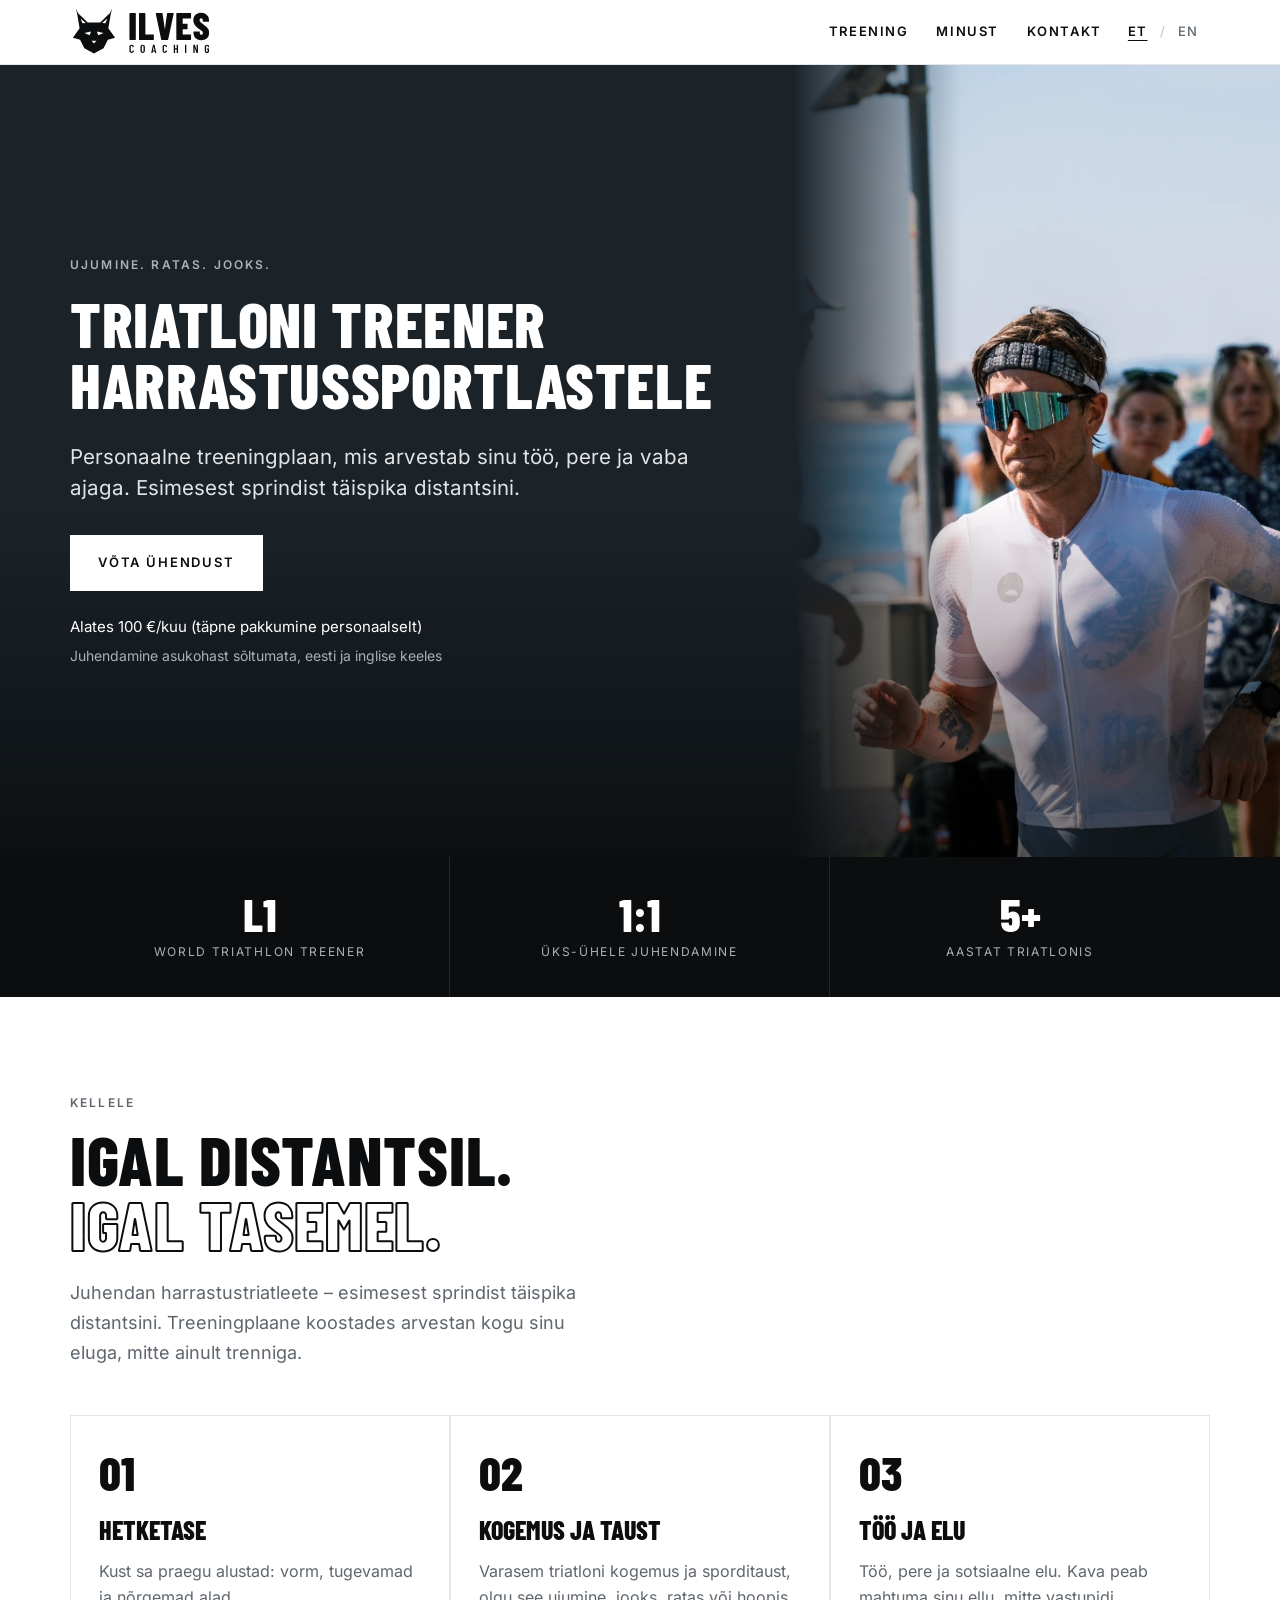
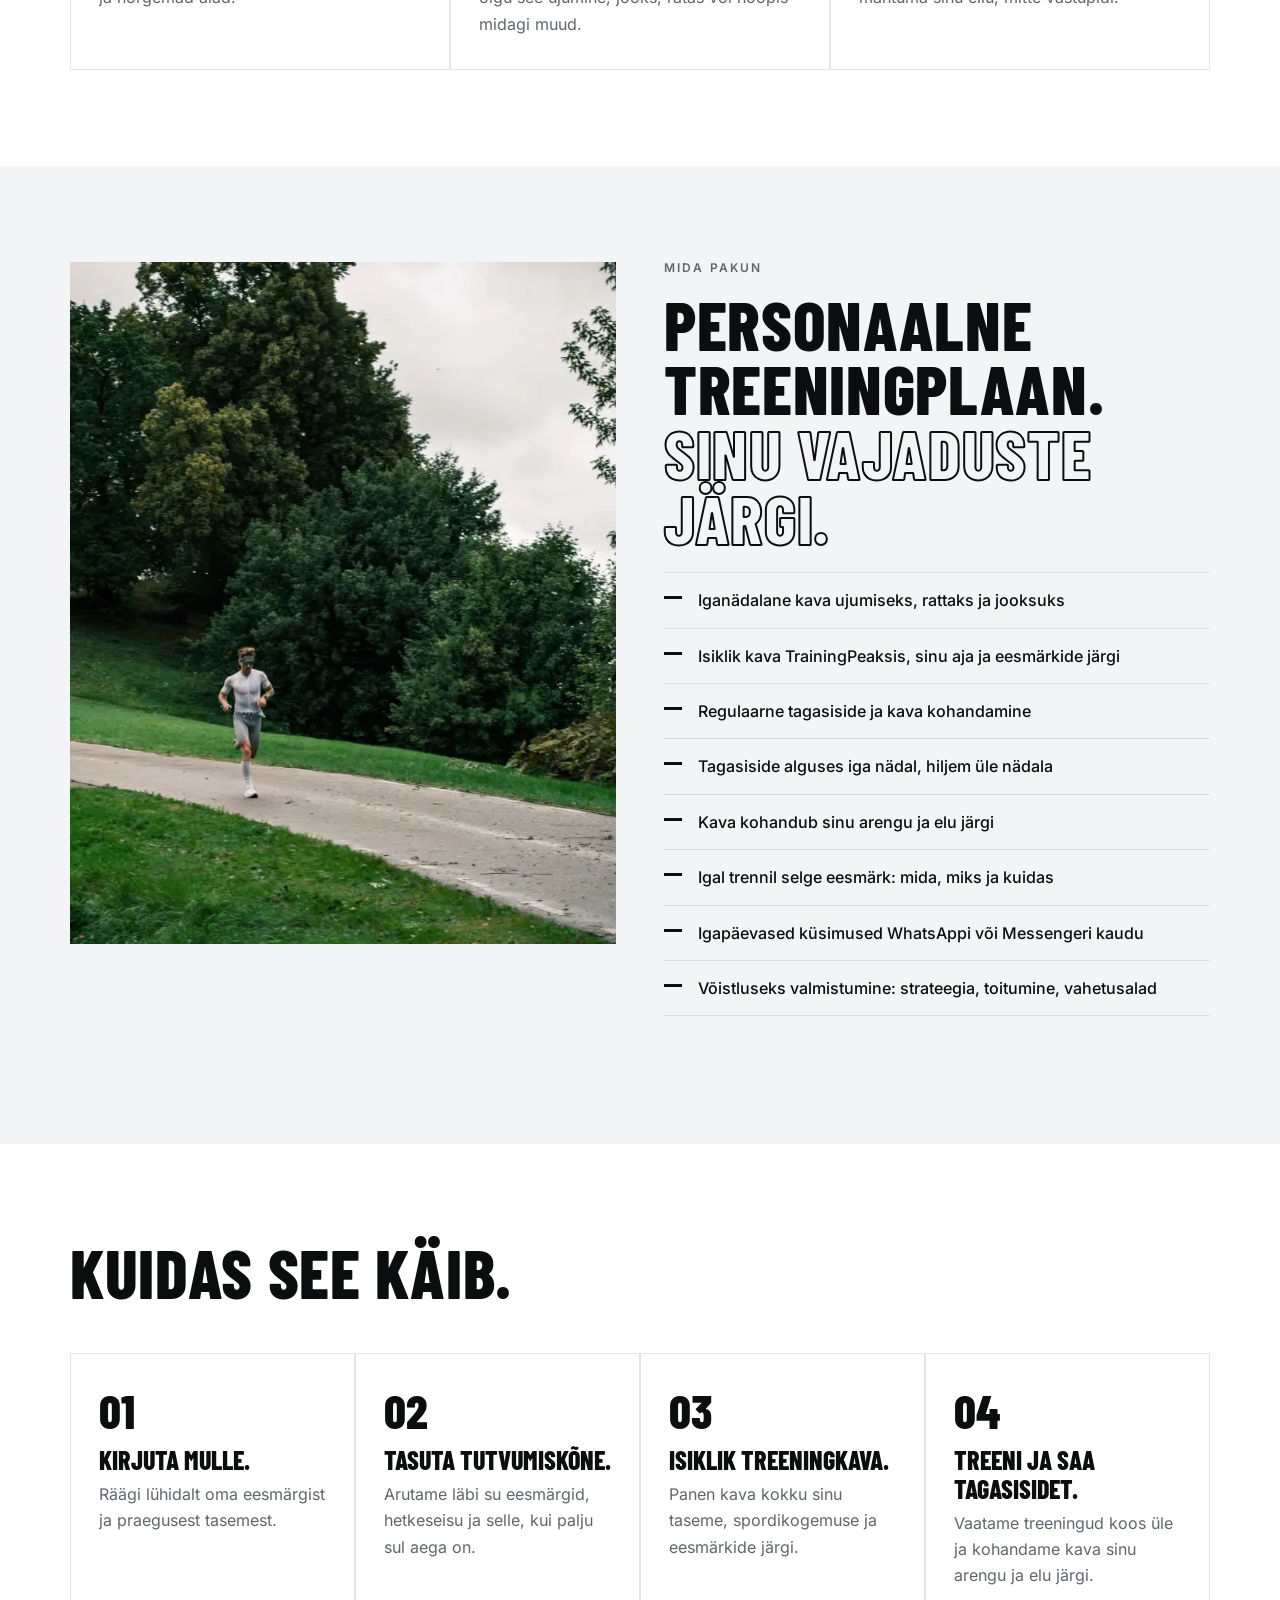
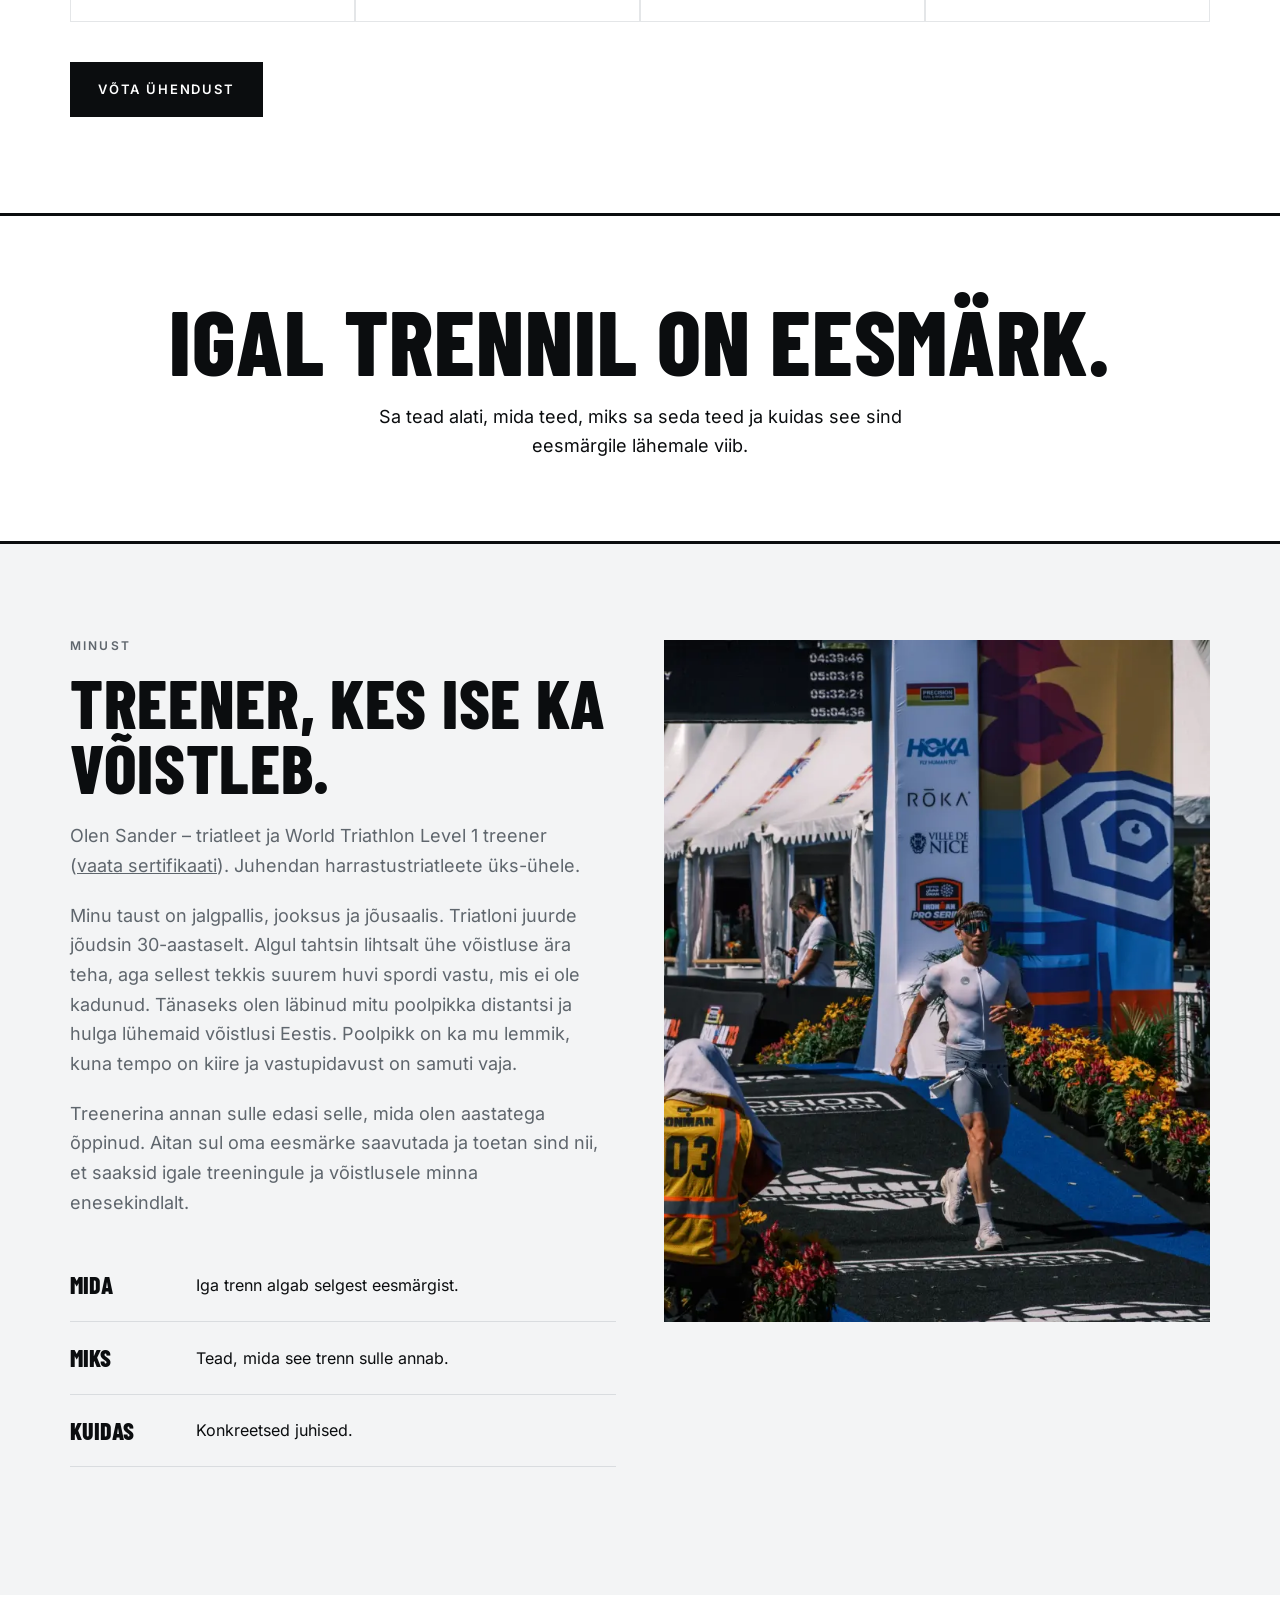
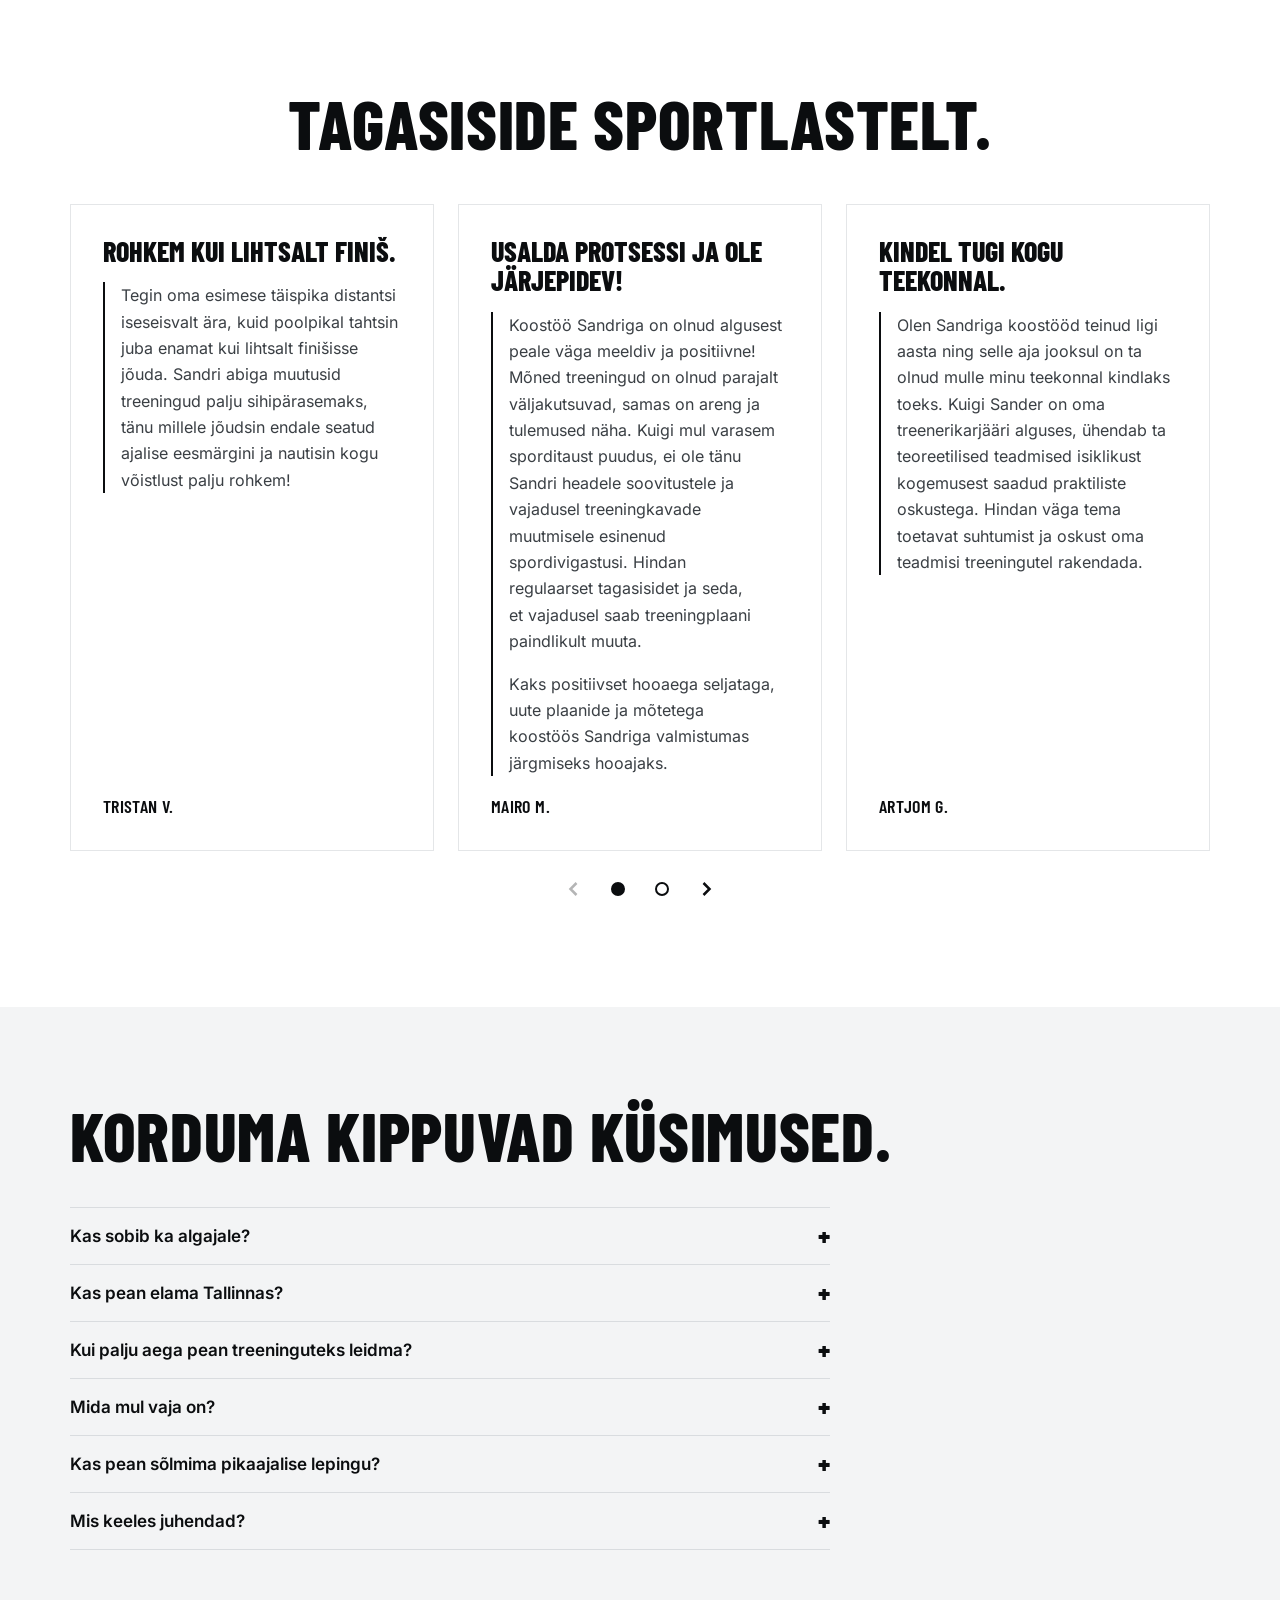
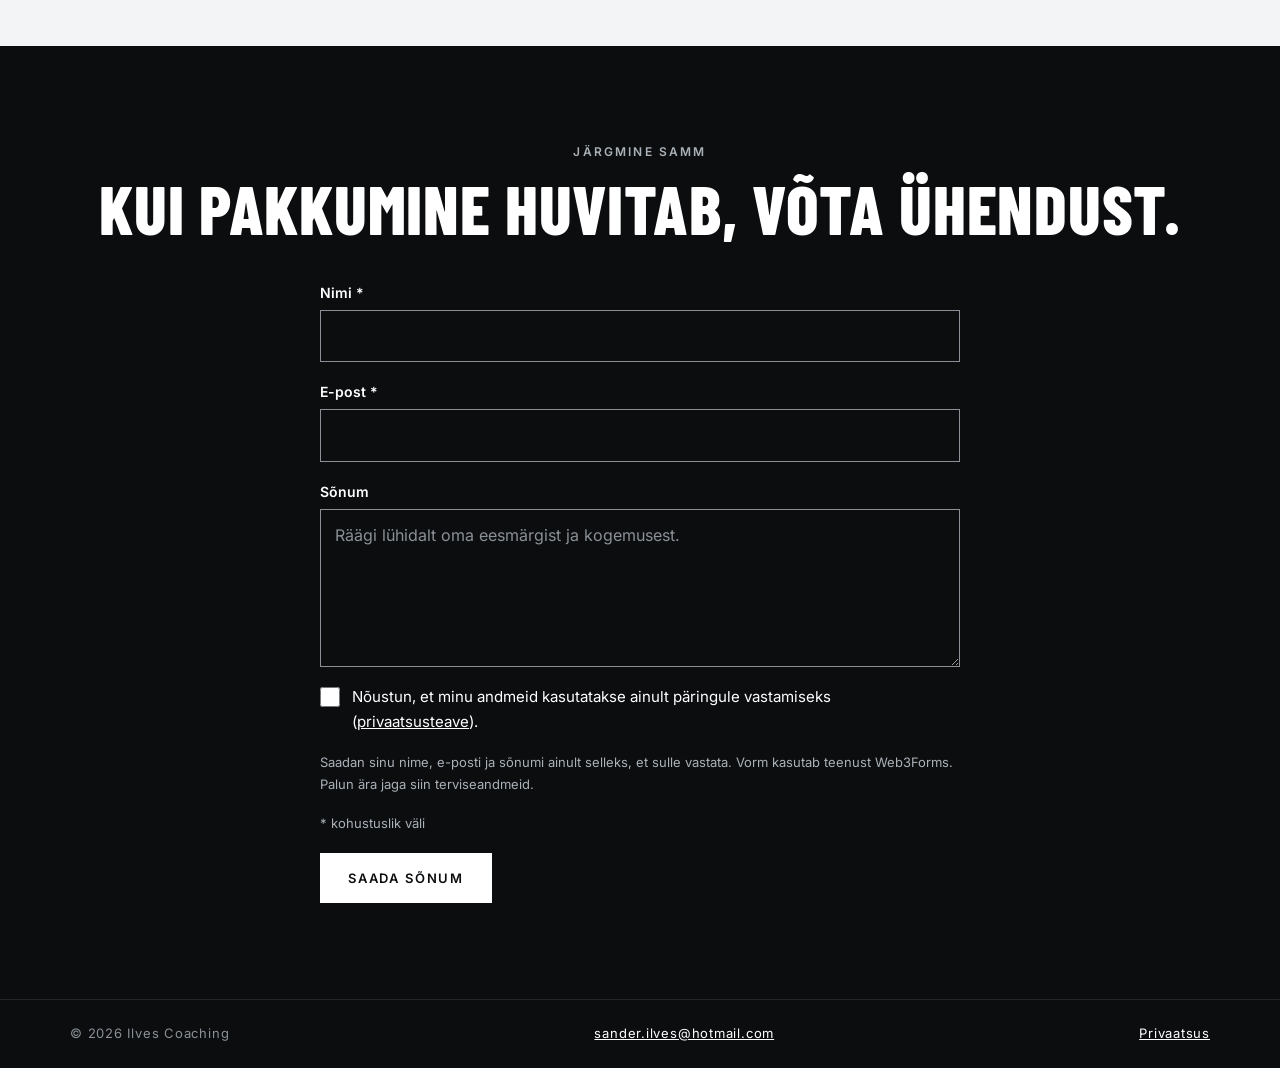
<file: index.html>
<!doctype html>
<html lang="et">
<head>
<meta charset="utf-8">
<meta name="viewport" content="width=device-width, initial-scale=1">
<title>Triatloni treener harrastussportlastele | Ilves Coaching</title>
<meta name="description" content="Isiklik triatloni treening harrastussportlastele asukohast sõltumata. World Triathlon Level 1 treener. Plaan, mis sobib sinu eluga.">
<link rel="canonical" href="https://ilvescoaching.ee/">
<link rel="alternate" hreflang="et" href="https://ilvescoaching.ee/">
<link rel="alternate" hreflang="en" href="https://ilvescoaching.ee/en/">
<link rel="alternate" hreflang="x-default" href="https://ilvescoaching.ee/">

<meta property="og:type" content="website">
<meta property="og:site_name" content="Ilves Coaching">
<meta property="og:locale" content="et_EE">
<meta property="og:locale:alternate" content="en_GB">
<meta property="og:url" content="https://ilvescoaching.ee/">
<meta property="og:title" content="Triatloni treener harrastussportlastele | Ilves Coaching">
<meta property="og:description" content="Isiklik triatloni treening harrastussportlastele asukohast sõltumata. World Triathlon Level 1 treener. Plaan, mis sobib sinu eluga.">
<meta property="og:image" content="https://ilvescoaching.ee/assets/img/social/og-image-et.png?v=3">
<meta property="og:image:width" content="1200">
<meta property="og:image:height" content="630">
<meta property="og:image:alt" content="Ilves Coaching – individuaalne triatloni treening">
<meta name="twitter:card" content="summary_large_image">
<meta name="twitter:title" content="Triatloni treener harrastussportlastele | Ilves Coaching">
<meta name="twitter:description" content="Isiklik triatloni treening harrastussportlastele asukohast sõltumata. World Triathlon Level 1 treener. Plaan, mis sobib sinu eluga.">
<meta name="twitter:image" content="https://ilvescoaching.ee/assets/img/social/og-image-et.png?v=3">
<meta name="twitter:image:alt" content="Ilves Coaching – individuaalne triatloni treening">

<meta name="theme-color" content="#0b0d0f">
<link rel="icon" href="assets/img/favicon/favicon.ico" sizes="any">
<link rel="icon" href="assets/img/favicon/favicon.svg" type="image/svg+xml">
<link rel="apple-touch-icon" href="assets/img/favicon/apple-touch-icon.png">
<link rel="preload" href="assets/fonts/barlow-condensed-latin-800-normal.woff2" as="font" type="font/woff2" crossorigin>
<link rel="preload" href="assets/fonts/inter-latin-400-normal.woff2" as="font" type="font/woff2" crossorigin>
<link rel="preload" href="assets/fonts/inter-latin-600-normal.woff2" as="font" type="font/woff2" crossorigin>
<link rel="stylesheet" href="assets/css/style.css?v=21">
<script src="assets/js/main.js?v=21" defer></script>
<script type="application/ld+json">
{
  "@context": "https://schema.org",
  "@graph": [
    {
      "@type": "Organization",
      "@id": "https://ilvescoaching.ee/#business",
      "name": "Ilves Coaching",
      "url": "https://ilvescoaching.ee/",
      "logo": "https://ilvescoaching.ee/assets/img/favicon/apple-touch-icon.png",
      "image": "https://ilvescoaching.ee/assets/img/social/og-image-et.png",
      "description": "Isiklik triatloni treening harrastussportlastele.",
      "areaServed": {
        "@type": "Country",
        "name": "Estonia"
      },
      "knowsLanguage": [
        "et",
        "en"
      ],
      "founder": {
        "@id": "https://ilvescoaching.ee/#person"
      },
      "makesOffer": {
        "@id": "https://ilvescoaching.ee/#service"
      }
    },
    {
      "@type": "Person",
      "@id": "https://ilvescoaching.ee/#person",
      "name": "Sander Ilves",
      "jobTitle": "Triathlon Coach",
      "knowsLanguage": [
        "et",
        "en"
      ],
      "hasCredential": {
        "@type": "EducationalOccupationalCredential",
        "name": "World Triathlon Level 1 Coach",
        "credentialCategory": "certification",
        "url": "https://education.triathlon.org/admin/tool/certificate/index.php?code=8047798207SI",
        "validFor": "P4Y",
        "recognizedBy": {
          "@type": "Organization",
          "name": "World Triathlon",
          "url": "https://triathlon.org"
        }
      },
      "worksFor": {
        "@id": "https://ilvescoaching.ee/#business"
      }
    },
    {
      "@type": "Offer",
      "@id": "https://ilvescoaching.ee/#service",
      "priceSpecification": {
        "@type": "UnitPriceSpecification",
        "minPrice": "100",
        "priceCurrency": "EUR",
        "unitText": "MONTH"
      },
      "itemOffered": {
        "@type": "Service",
        "name": "Triathlon coaching",
        "serviceType": "Triathlon coaching",
        "provider": {
          "@id": "https://ilvescoaching.ee/#business"
        },
        "areaServed": {
          "@type": "Country",
          "name": "Estonia"
        }
      }
    },
    {
      "@type": "WebSite",
      "@id": "https://ilvescoaching.ee/#website",
      "url": "https://ilvescoaching.ee/",
      "name": "Ilves Coaching",
      "inLanguage": [
        "et",
        "en"
      ],
      "publisher": {
        "@id": "https://ilvescoaching.ee/#business"
      }
    },
    {
      "@type": "WebPage",
      "@id": "https://ilvescoaching.ee/#webpage",
      "url": "https://ilvescoaching.ee/",
      "inLanguage": "et",
      "isPartOf": {
        "@id": "https://ilvescoaching.ee/#website"
      },
      "about": {
        "@id": "https://ilvescoaching.ee/#business"
      }
    }
  ]
}
</script>
</head>
<body id="top">
<a class="skip" href="#sisu">Liigu sisu juurde</a>

<header class="site-header">
  <div class="wrap nav">
    <a class="logo" href="#top"><img src="assets/img/logo/ilves-logo-black.svg" alt="Ilves Coaching avaleht" width="174" height="60"></a>
    <div class="right">
      <button class="menu-toggle" type="button" aria-expanded="false" aria-controls="menu" aria-label="Menüü" hidden><span class="bars" aria-hidden="true"></span></button>
      <nav class="links" id="menu" aria-label="Peamenüü">
        <a href="#treening">Treening</a><a href="#minust">Minust</a><a href="#kontakt">Kontakt</a>
      </nav>
      <div class="lang">
        <a href="/" hreflang="et" lang="et" aria-label="Eesti keeles" aria-current="true">ET</a><span class="sep" aria-hidden="true">/</span><a href="/en/" hreflang="en" lang="en" aria-label="In English">EN</a>
      </div>
    </div>
  </div>
</header>

<main id="sisu">
  <section class="hero" aria-labelledby="hero-title">
    <picture>
      <source media="(max-width:899px)" srcset="assets/img/jooks-1-800.webp 800w" sizes="100vw" width="800" height="1200">
      <img class="hero-img" src="assets/img/jooks-1-1600.webp" srcset="assets/img/jooks-1-800.webp 800w, assets/img/jooks-1-1600.webp 1600w" sizes="38vw" width="1600" height="2400" alt="Triatleet jooksmas triatlonivõistlusel" fetchpriority="high">
    </picture>
    <div class="wrap">
      <p class="eyebrow">Ujumine. Ratas. Jooks.</p>
      <h1 class="display" id="hero-title">Triatloni treener harrastussportlastele</h1>
      <p class="hero-sub">Personaalne treeningplaan, mis arvestab sinu töö, pere ja vaba ajaga. Esimesest sprindist täispika distantsini.</p>
      <!-- CHECK TERM: "täispikk distants" -->
      <a class="btn" href="#kontakt">Võta ühendust</a>
      <p class="hero-price">Alates 100 €/kuu (täpne&nbsp;pakkumine&nbsp;personaalselt)</p>
      <p class="hero-lang">Juhendamine asukohast&nbsp;sõltumata, eesti&nbsp;ja&nbsp;inglise&nbsp;keeles</p>
    </div>
  </section>

  <div class="stats">
    <div class="wrap">
      <a class="stat" href="/sertifikaat/"><b>L1</b><span>World Triathlon treener</span></a>
      <div class="stat"><b>1:1</b><span>Üks-ühele juhendamine</span></div>
      <div class="stat"><b>5+</b><span>Aastat triatlonis</span></div>
    </div>
  </div>

  <section id="treening" aria-labelledby="kellele-title">
    <div class="wrap">
      <p class="kicker">Kellele</p>
      <h2 class="display" id="kellele-title">Igal distantsil.<br><em>Igal tasemel.</em></h2>
      <p class="lead">Juhendan harrastustriatleete – esimesest sprindist täispika distantsini. Treeningplaane koostades arvestan kogu sinu eluga, mitte ainult trenniga.</p>
      <div class="who">
        <div><span class="n" aria-hidden="true">01</span><h3>Hetketase</h3><p>Kust sa praegu alustad: vorm, tugevamad ja nõrgemad alad.</p></div>
        <div><span class="n" aria-hidden="true">02</span><h3>Kogemus ja taust</h3><p>Varasem triatloni kogemus ja sporditaust, olgu see ujumine, jooks, ratas või hoopis midagi muud.</p></div>
        <div><span class="n" aria-hidden="true">03</span><h3>Töö ja elu</h3><p>Töö, pere ja sotsiaalne elu. Kava peab mahtuma sinu ellu, mitte vastupidi.</p></div>
      </div>
    </div>
  </section>

  <section class="alt" aria-labelledby="sees-title">
    <div class="wrap split">
      <div class="media"><img src="assets/img/jooks-2-1200.webp" srcset="assets/img/jooks-2-700.webp 700w, assets/img/jooks-2-1200.webp 1200w" sizes="(min-width:1180px) 566px, (min-width:900px) 48vw, calc(100vw - 40px)" width="1200" height="1500" alt="Triatleet jooksmas pargis" loading="lazy" decoding="async"></div>
      <div>
        <p class="kicker">Mida pakun</p>
        <h2 class="display" id="sees-title">Personaalne treeningplaan.<br><em>Sinu vajaduste järgi.</em></h2>
        <ul class="list">
          <li>Iganädalane kava ujumiseks, rattaks ja jooksuks</li>
          <li>Isiklik kava TrainingPeaksis, sinu aja ja eesmärkide järgi</li>
          <li>Regulaarne tagasiside ja kava kohandamine</li>
          <li>Tagasiside alguses iga nädal, hiljem üle nädala</li>
          <li>Kava kohandub sinu arengu ja elu järgi</li>
          <li>Igal trennil selge eesmärk: mida, miks ja kuidas</li>
          <li>Igapäevased küsimused WhatsAppi või Messengeri kaudu</li>
          <li>Võistluseks valmistumine: strateegia, toitumine, vahetusalad</li>
        </ul>
      </div>
    </div>
  </section>

  <section aria-labelledby="kuidas-title">
    <div class="wrap">
      <h2 class="display" id="kuidas-title">Kuidas see käib.</h2>
      <ol class="steps">
        <li><span class="n" aria-hidden="true">01</span><h3>Kirjuta mulle.</h3><p>Räägi lühidalt oma eesmärgist ja praegusest tasemest.</p></li>
        <li><span class="n" aria-hidden="true">02</span><h3>Tasuta tutvumiskõne.</h3><p>Arutame läbi su eesmärgid, hetkeseisu ja selle, kui palju sul aega on.</p></li>
        <li><span class="n" aria-hidden="true">03</span><h3>Isiklik treeningkava.</h3><p>Panen kava kokku sinu taseme, spordikogemuse ja eesmärkide järgi.</p></li>
        <li><span class="n" aria-hidden="true">04</span><h3>Treeni ja saa tagasisidet.</h3><p>Vaatame treeningud koos üle ja kohandame kava sinu arengu ja elu järgi.</p></li>
      </ol>
      <a class="btn" href="#kontakt">Võta ühendust</a>
    </div>
  </section>

  <div class="statement">
    <div class="wrap">
      <p class="display">Igal trennil on eesmärk.</p>
      <p>Sa tead alati, mida teed, miks sa seda teed ja kuidas see sind eesmärgile lähemale viib.</p>
    </div>
  </div>

  <section id="minust" class="alt" aria-labelledby="minust-title">
    <div class="wrap split rev">
      <div class="media"><img src="assets/img/finish-1200.webp" srcset="assets/img/finish-700.webp 700w, assets/img/finish-1200.webp 1200w" sizes="(min-width:1180px) 566px, (min-width:900px) 48vw, calc(100vw - 40px)" width="1200" height="1500" alt="Triatleet võistluse lõpusirgel" loading="lazy" decoding="async"></div>
      <div>
        <p class="kicker">Minust</p>
        <h2 class="display" id="minust-title">Treener, kes ise ka võistleb.</h2>
        <p class="lead tight">Olen Sander – triatleet ja World Triathlon Level 1 treener (<a href="/sertifikaat/">vaata sertifikaati</a>). Juhendan harrastustriatleete üks-ühele.</p>
        <p class="lead tight">Minu taust on jalgpallis, jooksus ja jõusaalis. Triatloni juurde jõudsin 30-aastaselt. Algul tahtsin lihtsalt ühe võistluse ära teha, aga sellest tekkis suurem huvi spordi vastu, mis ei ole kadunud. Tänaseks olen läbinud mitu poolpikka distantsi ja hulga lühemaid võistlusi Eestis. Poolpikk on ka mu lemmik, kuna tempo on kiire ja vastupidavust on samuti vaja.</p>
        <p class="lead tight">Treenerina annan sulle edasi selle, mida olen aastatega õppinud. Aitan sul oma eesmärke saavutada ja toetan sind nii, et saaksid igale treeningule ja võistlusele minna enesekindlalt.</p>
        <dl class="wwh">
          <div><dt>Mida</dt><dd>Iga trenn algab selgest eesmärgist.</dd></div>
          <div><dt>Miks</dt><dd>Tead, mida see trenn sulle annab.</dd></div>
          <div><dt>Kuidas</dt><dd>Konkreetsed juhised.</dd></div>
        </dl>
      </div>
    </div>
  </section>

  <section class="testimonials" aria-labelledby="tagasiside-title">
    <div class="wrap">
      <h2 class="display" id="tagasiside-title">Tagasiside sportlastelt.</h2>
      <div class="t-cards">
        <figure class="t-card">
          <p class="t-card__headline">Rohkem kui lihtsalt finiš.</p>
          <blockquote class="t-card__text">
            <p>Tegin oma esimese täispika distantsi iseseisvalt ära, kuid poolpikal tahtsin juba enamat kui lihtsalt finišisse jõuda. Sandri abiga muutusid treeningud palju sihipärasemaks, tänu millele jõudsin endale seatud ajalise eesmärgini ja nautisin kogu võistlust palju rohkem!</p>
          </blockquote>
          <figcaption class="t-card__name">Tristan V.</figcaption>
        </figure>
        <figure class="t-card">
          <p class="t-card__headline">Usalda protsessi ja ole järjepidev!</p>
          <blockquote class="t-card__text">
            <p>Koostöö Sandriga on olnud algusest peale väga meeldiv ja positiivne! Mõned treeningud on olnud parajalt väljakutsuvad, samas on areng ja tulemused näha. Kuigi mul varasem sporditaust puudus, ei ole tänu Sandri headele soovitustele ja vajadusel treeningkavade muutmisele esinenud spordivigastusi. Hindan regulaarset tagasisidet ja seda, et vajadusel saab treeningplaani paindlikult muuta.</p>
            <p>Kaks positiivset hooaega seljataga, uute plaanide ja mõtetega koostöös Sandriga valmistumas järgmiseks hooajaks.</p>
          </blockquote>
          <figcaption class="t-card__name">Mairo M.</figcaption>
        </figure>
        <figure class="t-card">
          <p class="t-card__headline">Kindel tugi kogu teekonnal.</p>
          <blockquote class="t-card__text">
            <p>Olen Sandriga koostööd teinud ligi aasta ning selle aja jooksul on ta olnud mulle minu teekonnal kindlaks toeks. Kuigi Sander on oma treenerikarjääri alguses, ühendab ta teoreetilised teadmised isiklikust kogemusest saadud praktiliste oskustega. Hindan väga tema toetavat suhtumist ja oskust oma teadmisi treeningutel rakendada.</p>
          </blockquote>
          <figcaption class="t-card__name">Artjom G.</figcaption>
        </figure>
        <figure class="t-card">
          <p class="t-card__headline">Läbimõeldud trennid, selged eesmärgid.</p>
          <blockquote class="t-card__text">
            <p>Sander on toetav ja motiveeriv treener, kellega koostöö on väga ladus ning suhtlus pidev ja personaalne. Trennid, kus arenevad tehnika, vastupidavus ja kiirus, on läbimõeldud ning aitavad eesmärke saavutada.</p>
          </blockquote>
          <figcaption class="t-card__name">Anette R.</figcaption>
        </figure>
      </div>
    </div>
  </section>

  <section class="alt" aria-labelledby="kkk-title">
    <div class="wrap">
      <h2 class="display" id="kkk-title">Korduma kippuvad küsimused.</h2>
      <div class="faq">
        <details><summary>Kas sobib ka algajale?</summary><p>Jah. Juhendan nii esimeseks sprinditriatloniks valmistujaid kui ka pikemate distantside sportlasi. Kava algab sinu praegusest tasemest.</p></details>
        <details><summary>Kas pean elama Tallinnas?</summary><p>Ei. Juhendamine käib asukohast sõltumata: kava on TrainingPeaksis ning suhtleme WhatsAppi või Messengeri kaudu.</p></details>
        <details><summary>Kui palju aega pean treeninguteks leidma?</summary><p>Selle paneme paika tutvumiskõnel. Kava tehakse sinu ajakava järgi, mitte vastupidi.</p></details>
        <details><summary>Mida mul vaja on?</summary><p>TrainingPeaksi kontot (sportlasele piisab tasuta kontost) ja võimalust treeninguid salvestada, näiteks spordikella või telefoni.</p></details>
        <!-- CHECK TERM: confirm free TrainingPeaks account is enough -->
        <details><summary>Kas pean sõlmima pikaajalise lepingu?</summary><p>Ei. Miinimumperioodi ega etteteatamisaega pole.</p></details>
        <details><summary>Mis keeles juhendad?</summary><p>Eesti ja inglise keeles.</p></details>
      </div>
    </div>
  </section>

  <section class="contact" id="kontakt" aria-labelledby="kontakt-title">
    <div class="wrap">
      <p class="kicker">Järgmine samm</p>
      <h2 class="display" id="kontakt-title">Kui pakkumine huvitab, võta ühendust.</h2>
      <div class="contact-form-wrap">
        <form class="contact-form" action="https://api.web3forms.com/submit" method="POST" aria-labelledby="kontakt-title">
          <input type="hidden" name="access_key" value="a5fdf24f-afbf-44c1-ab44-90ffe8cf2173">
          <input type="hidden" name="subject" value="Uus päring – Ilves Coaching">
          <input type="hidden" name="from_name" value="Ilves Coaching koduleht">
          <input type="checkbox" name="botcheck" class="hidden" style="display:none">
          <div class="field">
            <label for="f-name">Nimi <span aria-hidden="true">*</span></label>
            <input id="f-name" type="text" name="name" autocomplete="name" required>
          </div>
          <div class="field">
            <label for="f-email">E-post <span aria-hidden="true">*</span></label>
            <input id="f-email" type="email" name="email" autocomplete="email" required>
          </div>
          <div class="field">
            <label for="f-message">Sõnum</label>
            <textarea id="f-message" name="message" rows="5" placeholder="Räägi lühidalt oma eesmärgist ja kogemusest."></textarea>
          </div>
          <div class="consent">
            <input id="f-consent" type="checkbox" name="consent" value="Jah" required>
            <label for="f-consent">Nõustun, et minu andmeid kasutatakse ainult päringule vastamiseks (<a href="/privaatsus/">privaatsusteave</a>).</label>
          </div>
          <p class="form-note">Saadan sinu nime, e-posti ja sõnumi ainult selleks, et sulle vastata. Vorm kasutab teenust Web3Forms. Palun ära jaga siin terviseandmeid.</p>
          <p class="form-required">* kohustuslik väli</p>
          <button class="btn" type="submit">Saada sõnum</button>
        </form>
        <p class="form-error" id="form-status" role="status" aria-live="polite" tabindex="-1"></p>
      </div>
    </div>
  </section>
</main>

<footer class="site-footer">
  <div class="wrap">
    <p>© 2026 Ilves Coaching</p>
    <p><a href="mailto:sander.ilves@hotmail.com">sander.ilves@hotmail.com</a></p>
    <p><a href="/privaatsus/">Privaatsus</a></p>
  </div>
</footer>
</body>
</html>
</file>
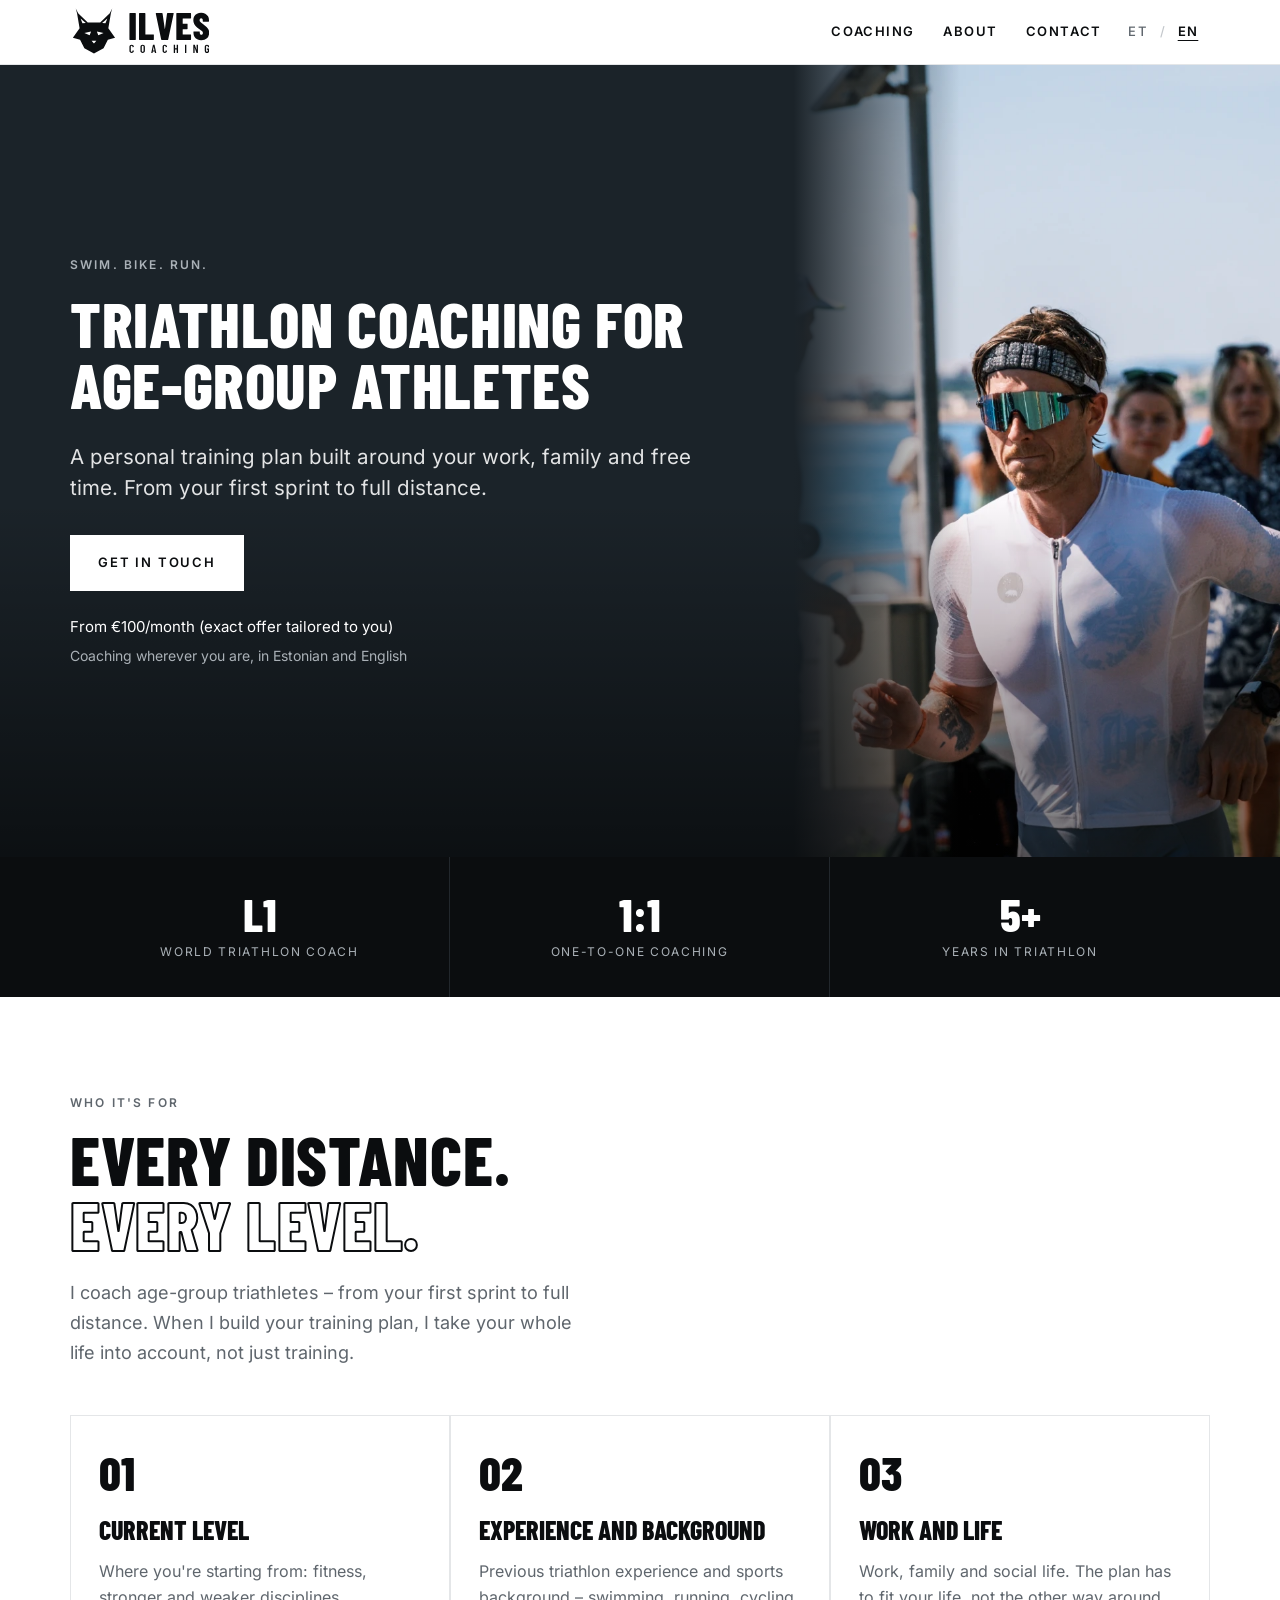
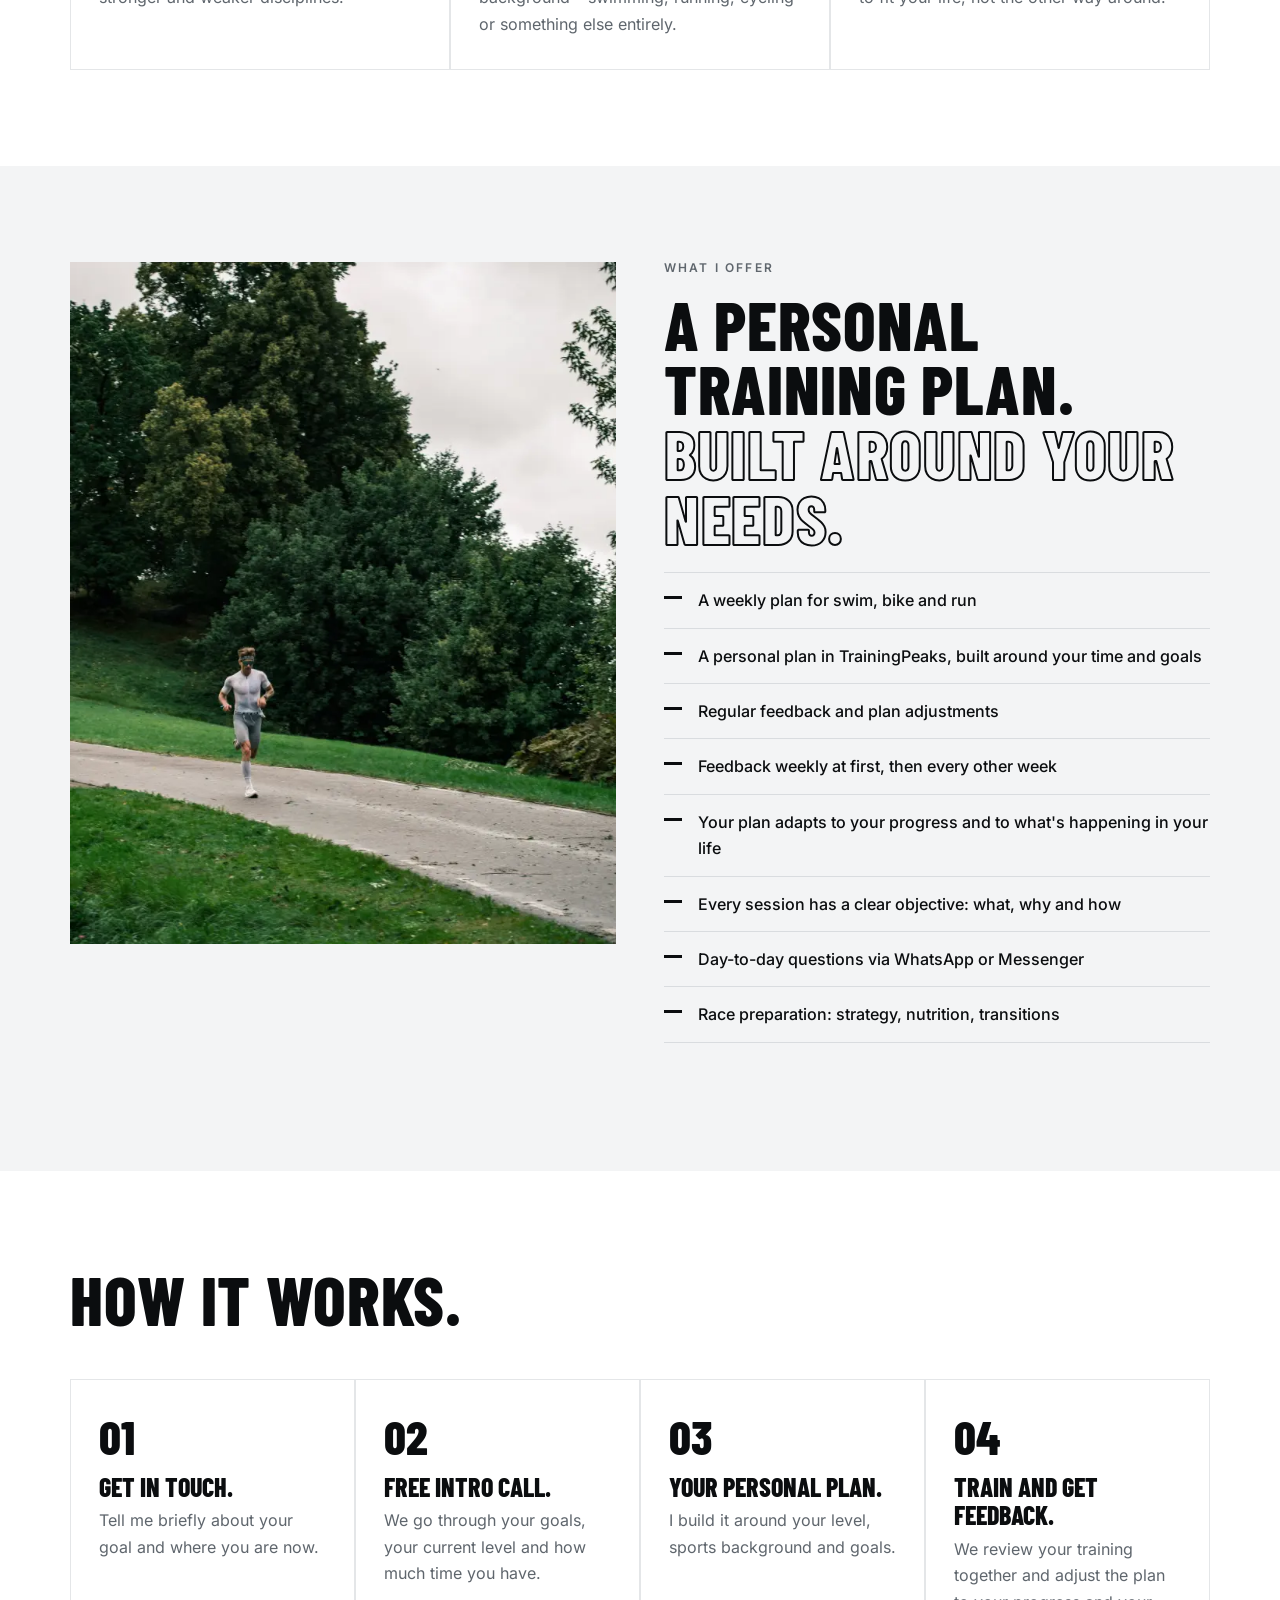
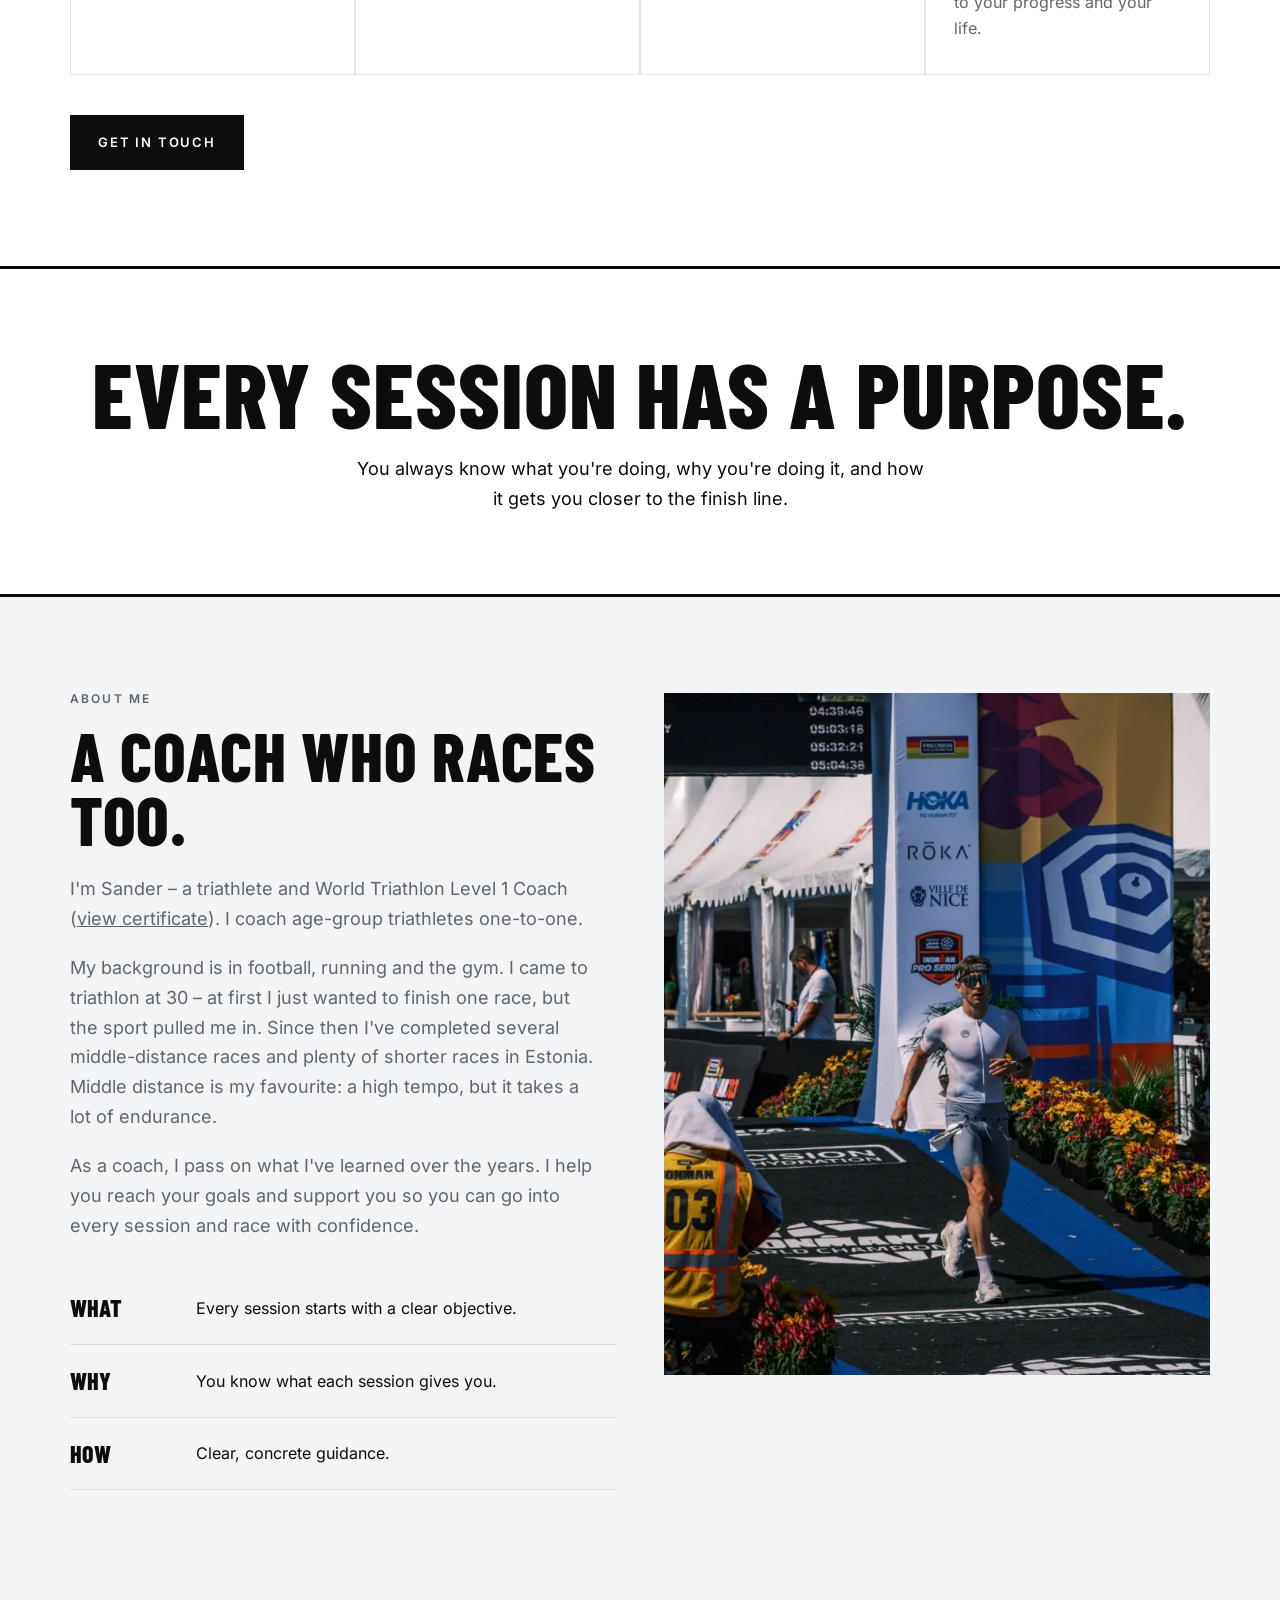
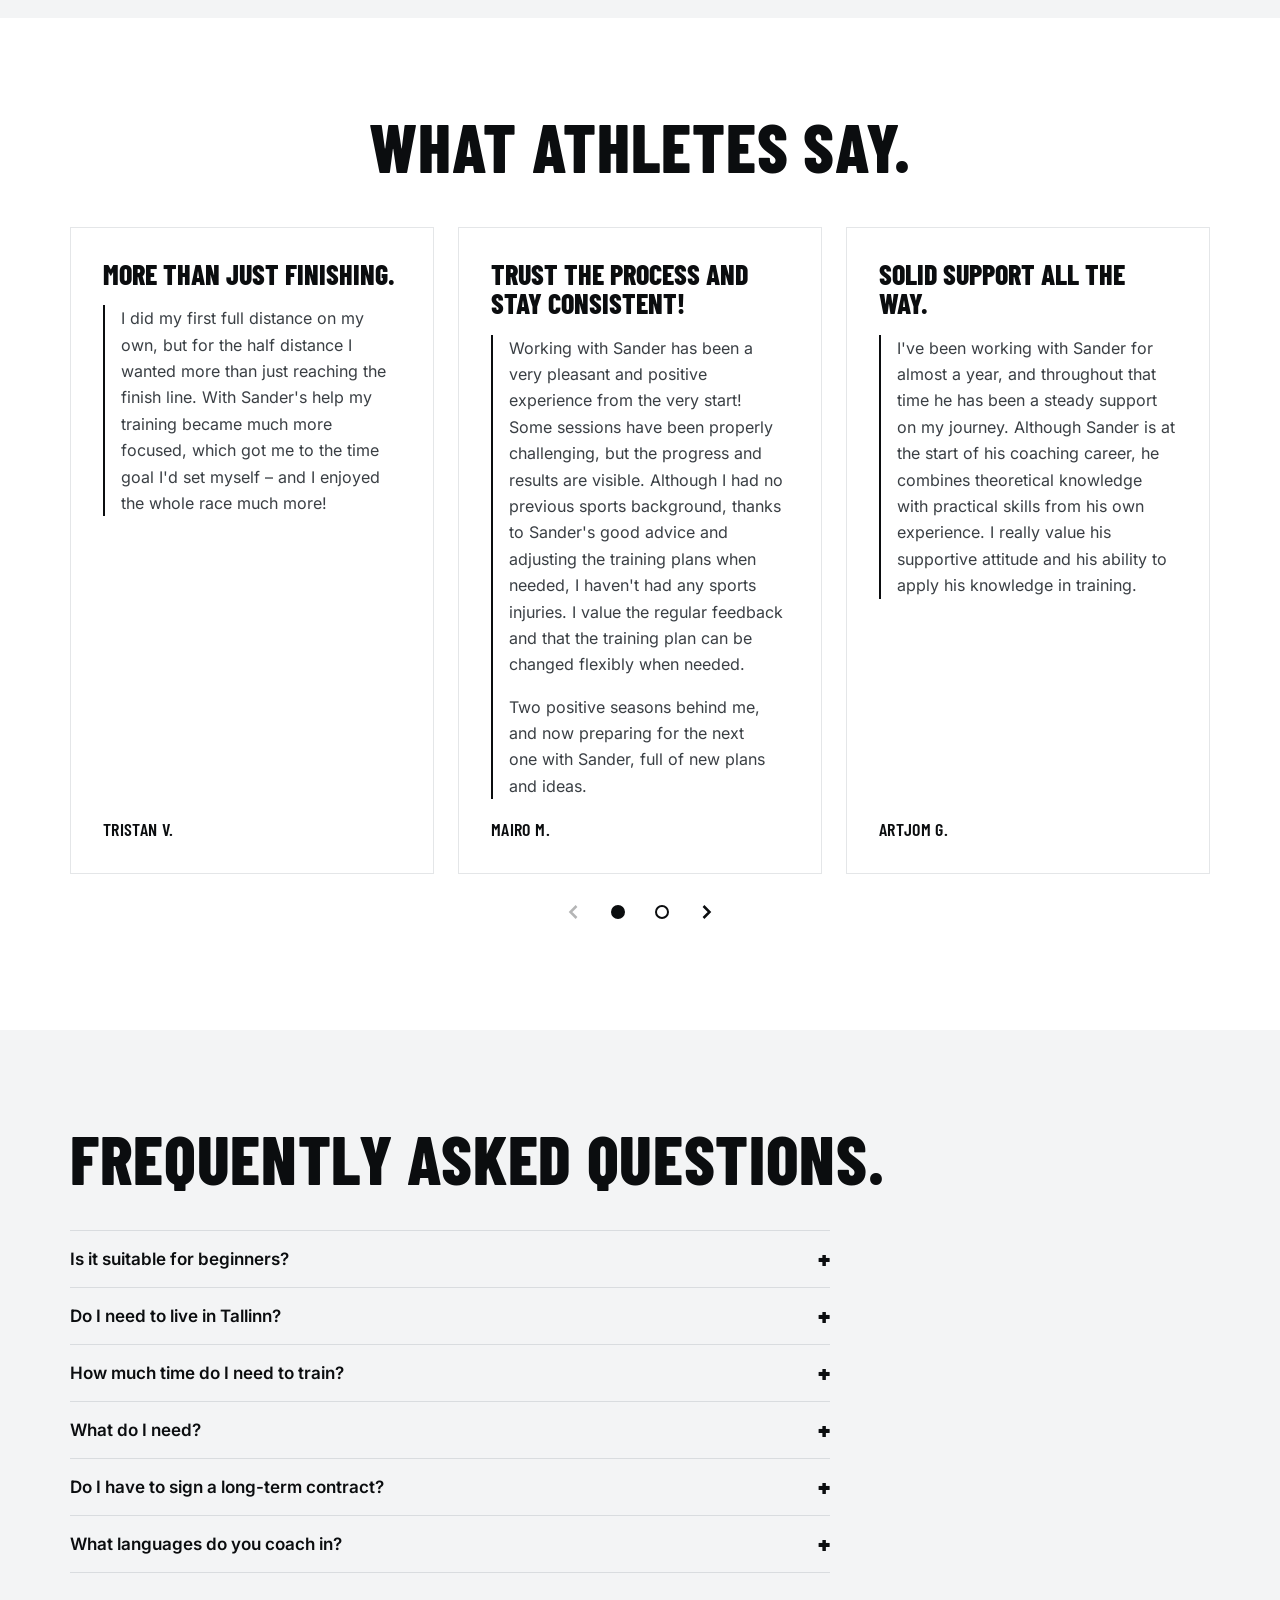
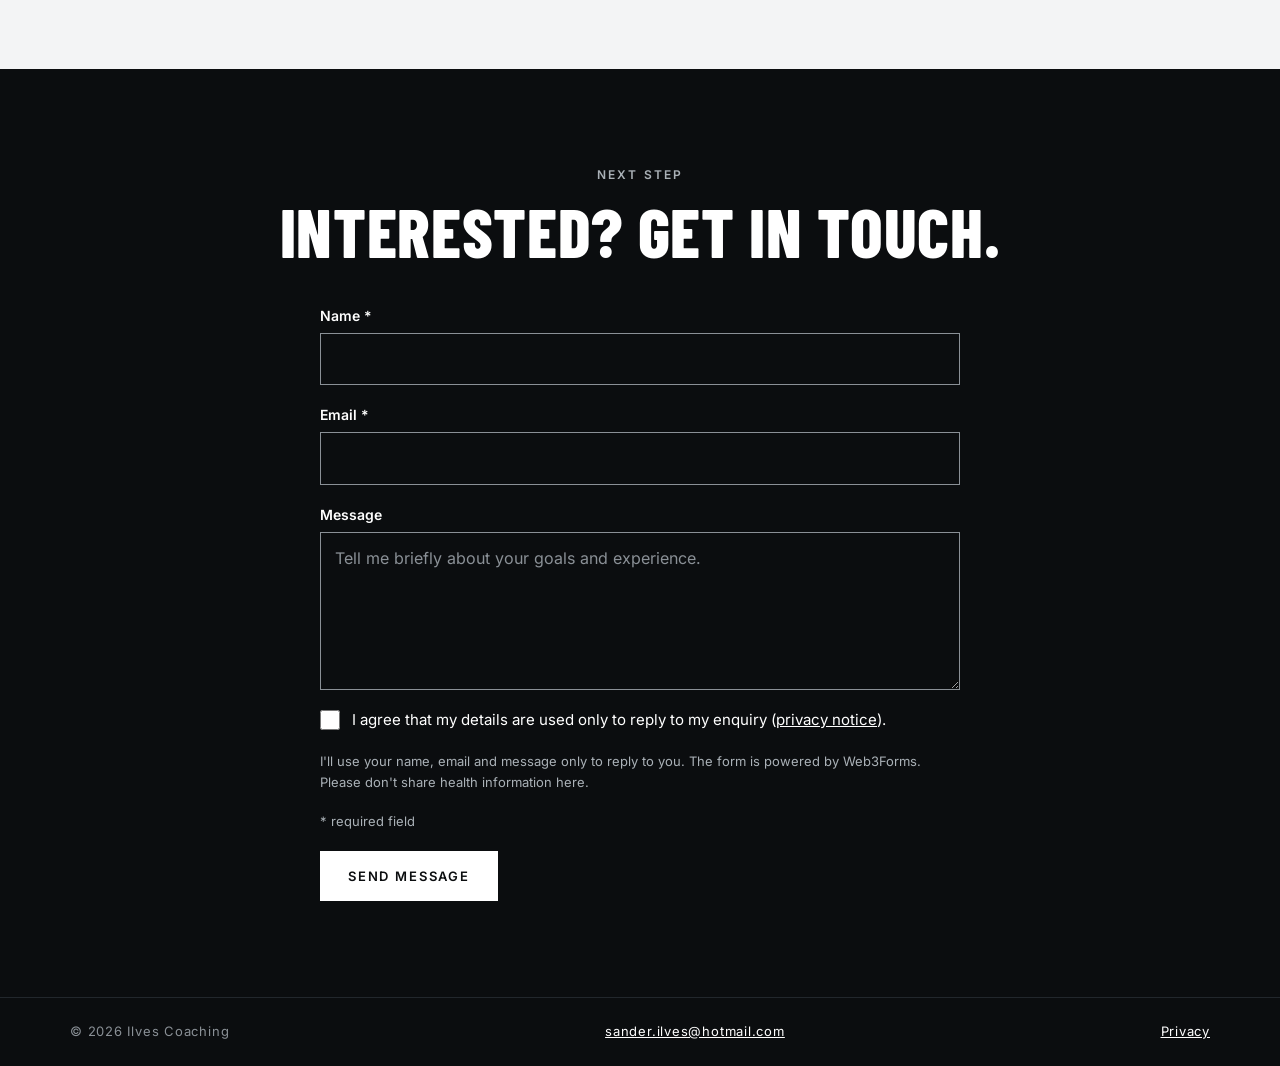
<file: en/index.html>
<!doctype html>
<html lang="en">
<head>
<meta charset="utf-8">
<meta name="viewport" content="width=device-width, initial-scale=1">
<title>Triathlon Coach for Age-Group Athletes | Ilves Coaching</title>
<meta name="description" content="Triathlon coaching for age-group athletes in Estonia, wherever you are. World Triathlon Level 1 coach. Coaching in Estonian and English.">
<link rel="canonical" href="https://ilvescoaching.ee/en/">
<link rel="alternate" hreflang="et" href="https://ilvescoaching.ee/">
<link rel="alternate" hreflang="en" href="https://ilvescoaching.ee/en/">
<link rel="alternate" hreflang="x-default" href="https://ilvescoaching.ee/">

<meta property="og:type" content="website">
<meta property="og:site_name" content="Ilves Coaching">
<meta property="og:locale" content="en_GB">
<meta property="og:locale:alternate" content="et_EE">
<meta property="og:url" content="https://ilvescoaching.ee/en/">
<meta property="og:title" content="Triathlon Coach for Age-Group Athletes | Ilves Coaching">
<meta property="og:description" content="Triathlon coaching for age-group athletes in Estonia, wherever you are. World Triathlon Level 1 coach. Coaching in Estonian and English.">
<meta property="og:image" content="https://ilvescoaching.ee/assets/img/social/og-image-en.png?v=3">
<meta property="og:image:width" content="1200">
<meta property="og:image:height" content="630">
<meta property="og:image:alt" content="Ilves Coaching – one-to-one triathlon coaching">
<meta name="twitter:card" content="summary_large_image">
<meta name="twitter:title" content="Triathlon Coach for Age-Group Athletes | Ilves Coaching">
<meta name="twitter:description" content="Triathlon coaching for age-group athletes in Estonia, wherever you are. World Triathlon Level 1 coach. Coaching in Estonian and English.">
<meta name="twitter:image" content="https://ilvescoaching.ee/assets/img/social/og-image-en.png?v=3">
<meta name="twitter:image:alt" content="Ilves Coaching – one-to-one triathlon coaching">

<meta name="theme-color" content="#0b0d0f">
<link rel="icon" href="../assets/img/favicon/favicon.ico" sizes="any">
<link rel="icon" href="../assets/img/favicon/favicon.svg" type="image/svg+xml">
<link rel="apple-touch-icon" href="../assets/img/favicon/apple-touch-icon.png">
<link rel="preload" href="../assets/fonts/barlow-condensed-latin-800-normal.woff2" as="font" type="font/woff2" crossorigin>
<link rel="preload" href="../assets/fonts/inter-latin-400-normal.woff2" as="font" type="font/woff2" crossorigin>
<link rel="preload" href="../assets/fonts/inter-latin-600-normal.woff2" as="font" type="font/woff2" crossorigin>
<link rel="stylesheet" href="../assets/css/style.css?v=21">
<script src="../assets/js/main.js?v=21" defer></script>
<script type="application/ld+json">
{
  "@context": "https://schema.org",
  "@graph": [
    {
      "@type": "Organization",
      "@id": "https://ilvescoaching.ee/#business",
      "name": "Ilves Coaching",
      "url": "https://ilvescoaching.ee/",
      "logo": "https://ilvescoaching.ee/assets/img/favicon/apple-touch-icon.png",
      "image": "https://ilvescoaching.ee/assets/img/social/og-image-en.png",
      "description": "Triathlon coaching for age-group athletes.",
      "areaServed": {
        "@type": "Country",
        "name": "Estonia"
      },
      "knowsLanguage": [
        "et",
        "en"
      ],
      "founder": {
        "@id": "https://ilvescoaching.ee/#person"
      },
      "makesOffer": {
        "@id": "https://ilvescoaching.ee/#service"
      }
    },
    {
      "@type": "Person",
      "@id": "https://ilvescoaching.ee/#person",
      "name": "Sander Ilves",
      "jobTitle": "Triathlon Coach",
      "knowsLanguage": [
        "et",
        "en"
      ],
      "hasCredential": {
        "@type": "EducationalOccupationalCredential",
        "name": "World Triathlon Level 1 Coach",
        "credentialCategory": "certification",
        "url": "https://education.triathlon.org/admin/tool/certificate/index.php?code=8047798207SI",
        "validFor": "P4Y",
        "recognizedBy": {
          "@type": "Organization",
          "name": "World Triathlon",
          "url": "https://triathlon.org"
        }
      },
      "worksFor": {
        "@id": "https://ilvescoaching.ee/#business"
      }
    },
    {
      "@type": "Offer",
      "@id": "https://ilvescoaching.ee/#service",
      "priceSpecification": {
        "@type": "UnitPriceSpecification",
        "minPrice": "100",
        "priceCurrency": "EUR",
        "unitText": "MONTH"
      },
      "itemOffered": {
        "@type": "Service",
        "name": "Triathlon coaching",
        "serviceType": "Triathlon coaching",
        "provider": {
          "@id": "https://ilvescoaching.ee/#business"
        },
        "areaServed": {
          "@type": "Country",
          "name": "Estonia"
        }
      }
    },
    {
      "@type": "WebSite",
      "@id": "https://ilvescoaching.ee/#website",
      "url": "https://ilvescoaching.ee/",
      "name": "Ilves Coaching",
      "inLanguage": [
        "et",
        "en"
      ],
      "publisher": {
        "@id": "https://ilvescoaching.ee/#business"
      }
    },
    {
      "@type": "WebPage",
      "@id": "https://ilvescoaching.ee/en/#webpage",
      "url": "https://ilvescoaching.ee/en/",
      "inLanguage": "en",
      "isPartOf": {
        "@id": "https://ilvescoaching.ee/#website"
      },
      "about": {
        "@id": "https://ilvescoaching.ee/#business"
      }
    }
  ]
}
</script>
</head>
<body id="top">
<a class="skip" href="#content">Skip to content</a>

<header class="site-header">
  <div class="wrap nav">
    <a class="logo" href="#top"><img src="../assets/img/logo/ilves-logo-black.svg" alt="Ilves Coaching home" width="174" height="60"></a>
    <div class="right">
      <button class="menu-toggle" type="button" aria-expanded="false" aria-controls="menu" aria-label="Menu" hidden><span class="bars" aria-hidden="true"></span></button>
      <nav class="links" id="menu" aria-label="Main menu">
        <a href="#coaching">Coaching</a><a href="#about">About</a><a href="#contact">Contact</a>
      </nav>
      <div class="lang">
        <a href="/" hreflang="et" lang="et" aria-label="Eesti keeles">ET</a><span class="sep" aria-hidden="true">/</span><a href="/en/" hreflang="en" lang="en" aria-label="In English" aria-current="true">EN</a>
      </div>
    </div>
  </div>
</header>

<main id="content">
  <section class="hero" aria-labelledby="hero-title">
    <picture>
      <source media="(max-width:899px)" srcset="../assets/img/jooks-1-800.webp 800w" sizes="100vw" width="800" height="1200">
      <img class="hero-img" src="../assets/img/jooks-1-1600.webp" srcset="../assets/img/jooks-1-800.webp 800w, ../assets/img/jooks-1-1600.webp 1600w" sizes="38vw" width="1600" height="2400" alt="Triathlete running in a triathlon race" fetchpriority="high">
    </picture>
    <div class="wrap">
      <p class="eyebrow">Swim. Bike. Run.</p>
      <h1 class="display" id="hero-title">Triathlon coaching for age-group athletes</h1>
      <p class="hero-sub">A personal training plan built around your work, family and free time. From your first sprint to full distance.</p>
      <a class="btn" href="#contact">Get in touch</a>
      <p class="hero-price">From €100/month (exact&nbsp;offer&nbsp;tailored&nbsp;to&nbsp;you)</p>
      <p class="hero-lang">Coaching wherever&nbsp;you&nbsp;are, in&nbsp;Estonian&nbsp;and&nbsp;English</p>
    </div>
  </section>

  <div class="stats">
    <div class="wrap">
      <a class="stat" href="/en/certificate/"><b>L1</b><span>World Triathlon coach</span></a>
      <div class="stat"><b>1:1</b><span>One-to-one coaching</span></div>
      <div class="stat"><b>5+</b><span>Years in triathlon</span></div>
    </div>
  </div>

  <section id="coaching" aria-labelledby="who-title">
    <div class="wrap">
      <p class="kicker">Who it's for</p>
      <h2 class="display" id="who-title">Every distance.<br><em>Every level.</em></h2>
      <p class="lead">I coach age-group triathletes – from your first sprint to full distance. When I build your training plan, I take your whole life into account, not just training.</p>
      <div class="who">
        <div><span class="n" aria-hidden="true">01</span><h3>Current level</h3><p>Where you're starting from: fitness, stronger and weaker disciplines.</p></div>
        <div><span class="n" aria-hidden="true">02</span><h3>Experience and background</h3><p>Previous triathlon experience and sports background – swimming, running, cycling or something else entirely.</p></div>
        <div><span class="n" aria-hidden="true">03</span><h3>Work and life</h3><p>Work, family and social life. The plan has to fit your life, not the other way around.</p></div>
      </div>
    </div>
  </section>

  <section class="alt" aria-labelledby="offer-title">
    <div class="wrap split">
      <div class="media"><img src="../assets/img/jooks-2-1200.webp" srcset="../assets/img/jooks-2-700.webp 700w, ../assets/img/jooks-2-1200.webp 1200w" sizes="(min-width:1180px) 566px, (min-width:900px) 48vw, calc(100vw - 40px)" width="1200" height="1500" alt="Triathlete running in a park" loading="lazy" decoding="async"></div>
      <div>
        <p class="kicker">What I offer</p>
        <h2 class="display" id="offer-title">A personal training plan.<br><em>Built around your needs.</em></h2>
        <ul class="list">
          <li>A weekly plan for swim, bike and run</li>
          <li>A personal plan in TrainingPeaks, built around your time and goals</li>
          <li>Regular feedback and plan adjustments</li>
          <li>Feedback weekly at first, then every other week</li>
          <li>Your plan adapts to your progress and to what's happening in your life</li>
          <li>Every session has a clear objective: what, why and how</li>
          <li>Day-to-day questions via WhatsApp or Messenger</li>
          <li>Race preparation: strategy, nutrition, transitions</li>
        </ul>
      </div>
    </div>
  </section>

  <section aria-labelledby="how-title">
    <div class="wrap">
      <h2 class="display" id="how-title">How it works.</h2>
      <ol class="steps">
        <li><span class="n" aria-hidden="true">01</span><h3>Get in touch.</h3><p>Tell me briefly about your goal and where you are now.</p></li>
        <li><span class="n" aria-hidden="true">02</span><h3>Free intro call.</h3><p>We go through your goals, your current level and how much time you have.</p></li>
        <li><span class="n" aria-hidden="true">03</span><h3>Your personal plan.</h3><p>I build it around your level, sports background and goals.</p></li>
        <li><span class="n" aria-hidden="true">04</span><h3>Train and get feedback.</h3><p>We review your training together and adjust the plan to your progress and your life.</p></li>
      </ol>
      <a class="btn" href="#contact">Get in touch</a>
    </div>
  </section>

  <div class="statement">
    <div class="wrap">
      <p class="display">Every session has a purpose.</p>
      <p>You always know what you're doing, why you're doing it, and how it gets you closer to the finish line.</p>
    </div>
  </div>

  <section id="about" class="alt" aria-labelledby="about-title">
    <div class="wrap split rev">
      <div class="media"><img src="../assets/img/finish-1200.webp" srcset="../assets/img/finish-700.webp 700w, ../assets/img/finish-1200.webp 1200w" sizes="(min-width:1180px) 566px, (min-width:900px) 48vw, calc(100vw - 40px)" width="1200" height="1500" alt="Triathlete on the finishing straight of a race" loading="lazy" decoding="async"></div>
      <div>
        <p class="kicker">About me</p>
        <h2 class="display" id="about-title">A coach who races too.</h2>
        <p class="lead tight">I'm Sander – a triathlete and World Triathlon Level 1 Coach (<a href="/en/certificate/">view certificate</a>). I coach age-group triathletes one-to-one.</p>
        <p class="lead tight">My background is in football, running and the gym. I came to triathlon at 30 – at first I just wanted to finish one race, but the sport pulled me in. Since then I've completed several middle-distance races and plenty of shorter races in Estonia. Middle distance is my favourite: a high tempo, but it takes a lot of endurance.</p>
        <p class="lead tight">As a coach, I pass on what I've learned over the years. I help you reach your goals and support you so you can go into every session and race with confidence.</p>
        <dl class="wwh">
          <div><dt>What</dt><dd>Every session starts with a clear objective.</dd></div>
          <div><dt>Why</dt><dd>You know what each session gives you.</dd></div>
          <div><dt>How</dt><dd>Clear, concrete guidance.</dd></div>
        </dl>
      </div>
    </div>
  </section>

  <section class="testimonials" aria-labelledby="testimonials-title">
    <div class="wrap">
      <h2 class="display" id="testimonials-title">What athletes say.</h2>
      <div class="t-cards">
        <figure class="t-card">
          <p class="t-card__headline">More than just finishing.</p>
          <blockquote class="t-card__text">
            <p>I did my first full distance on my own, but for the half distance I wanted more than just reaching the finish line. With Sander's help my training became much more focused, which got me to the time goal I'd set myself – and I enjoyed the whole race much more!</p>
          </blockquote>
          <figcaption class="t-card__name">Tristan V.</figcaption>
        </figure>
        <figure class="t-card">
          <p class="t-card__headline">Trust the process and stay consistent!</p>
          <blockquote class="t-card__text">
            <p>Working with Sander has been a very pleasant and positive experience from the very start! Some sessions have been properly challenging, but the progress and results are visible. Although I had no previous sports background, thanks to Sander's good advice and adjusting the training plans when needed, I haven't had any sports injuries. I value the regular feedback and that the training plan can be changed flexibly when needed.</p>
            <p>Two positive seasons behind me, and now preparing for the next one with Sander, full of new plans and ideas.</p>
          </blockquote>
          <figcaption class="t-card__name">Mairo M.</figcaption>
        </figure>
        <figure class="t-card">
          <p class="t-card__headline">Solid support all the way.</p>
          <blockquote class="t-card__text">
            <p>I've been working with Sander for almost a year, and throughout that time he has been a steady support on my journey. Although Sander is at the start of his coaching career, he combines theoretical knowledge with practical skills from his own experience. I really value his supportive attitude and his ability to apply his knowledge in training.</p>
          </blockquote>
          <figcaption class="t-card__name">Artjom G.</figcaption>
        </figure>
        <figure class="t-card">
          <p class="t-card__headline">Well-planned sessions, clear goals.</p>
          <blockquote class="t-card__text">
            <p>Sander is a supportive and motivating coach – working with him is very smooth, and the communication is regular and personal. The sessions, which develop technique, endurance and speed, are well thought out and help you reach your goals.</p>
          </blockquote>
          <figcaption class="t-card__name">Anette R.</figcaption>
        </figure>
      </div>
    </div>
  </section>

  <section class="alt" aria-labelledby="faq-title">
    <div class="wrap">
      <h2 class="display" id="faq-title">Frequently asked questions.</h2>
      <div class="faq">
        <details><summary>Is it suitable for beginners?</summary><p>Yes. I coach athletes preparing for their first sprint triathlon as well as longer distances. Your plan starts from where you are now.</p></details>
        <details><summary>Do I need to live in Tallinn?</summary><p>No. Coaching works wherever you are: your plan is in TrainingPeaks and we talk via WhatsApp or Messenger.</p></details>
        <details><summary>How much time do I need to train?</summary><p>We work that out on the intro call. Your plan is built around your schedule, not the other way round.</p></details>
        <details><summary>What do I need?</summary><p>A TrainingPeaks account (a free athlete account is enough) and a way to record your workouts, such as a sports watch or phone.</p></details>
        <details><summary>Do I have to sign a long-term contract?</summary><p>No. There's no minimum period and no notice period.</p></details>
        <details><summary>What languages do you coach in?</summary><p>Estonian and English.</p></details>
      </div>
    </div>
  </section>

  <section class="contact" id="contact" aria-labelledby="contact-title">
    <div class="wrap">
      <p class="kicker">Next step</p>
      <h2 class="display" id="contact-title">Interested? Get in touch.</h2>
      <div class="contact-form-wrap">
        <form class="contact-form" action="https://api.web3forms.com/submit" method="POST" aria-labelledby="contact-title">
          <input type="hidden" name="access_key" value="a5fdf24f-afbf-44c1-ab44-90ffe8cf2173">
          <input type="hidden" name="subject" value="New enquiry (EN) – Ilves Coaching">
          <input type="hidden" name="from_name" value="Ilves Coaching website">
          <input type="checkbox" name="botcheck" class="hidden" style="display:none">
          <div class="field">
            <label for="f-name">Name <span aria-hidden="true">*</span></label>
            <input id="f-name" type="text" name="name" autocomplete="name" required>
          </div>
          <div class="field">
            <label for="f-email">Email <span aria-hidden="true">*</span></label>
            <input id="f-email" type="email" name="email" autocomplete="email" required>
          </div>
          <div class="field">
            <label for="f-message">Message</label>
            <textarea id="f-message" name="message" rows="5" placeholder="Tell me briefly about your goals and experience."></textarea>
          </div>
          <div class="consent">
            <input id="f-consent" type="checkbox" name="consent" value="Yes" required>
            <label for="f-consent">I agree that my details are used only to reply to my enquiry (<a href="/en/privacy/">privacy notice</a>).</label>
          </div>
          <p class="form-note">I'll use your name, email and message only to reply to you. The form is powered by Web3Forms. Please don't share health information here.</p>
          <p class="form-required">* required field</p>
          <button class="btn" type="submit">Send message</button>
        </form>
        <p class="form-error" id="form-status" role="status" aria-live="polite" tabindex="-1"></p>
      </div>
    </div>
  </section>
</main>

<footer class="site-footer">
  <div class="wrap">
    <p>© 2026 Ilves Coaching</p>
    <p><a href="mailto:sander.ilves@hotmail.com">sander.ilves@hotmail.com</a></p>
    <p><a href="/en/privacy/">Privacy</a></p>
  </div>
</footer>
</body>
</html>
</file>
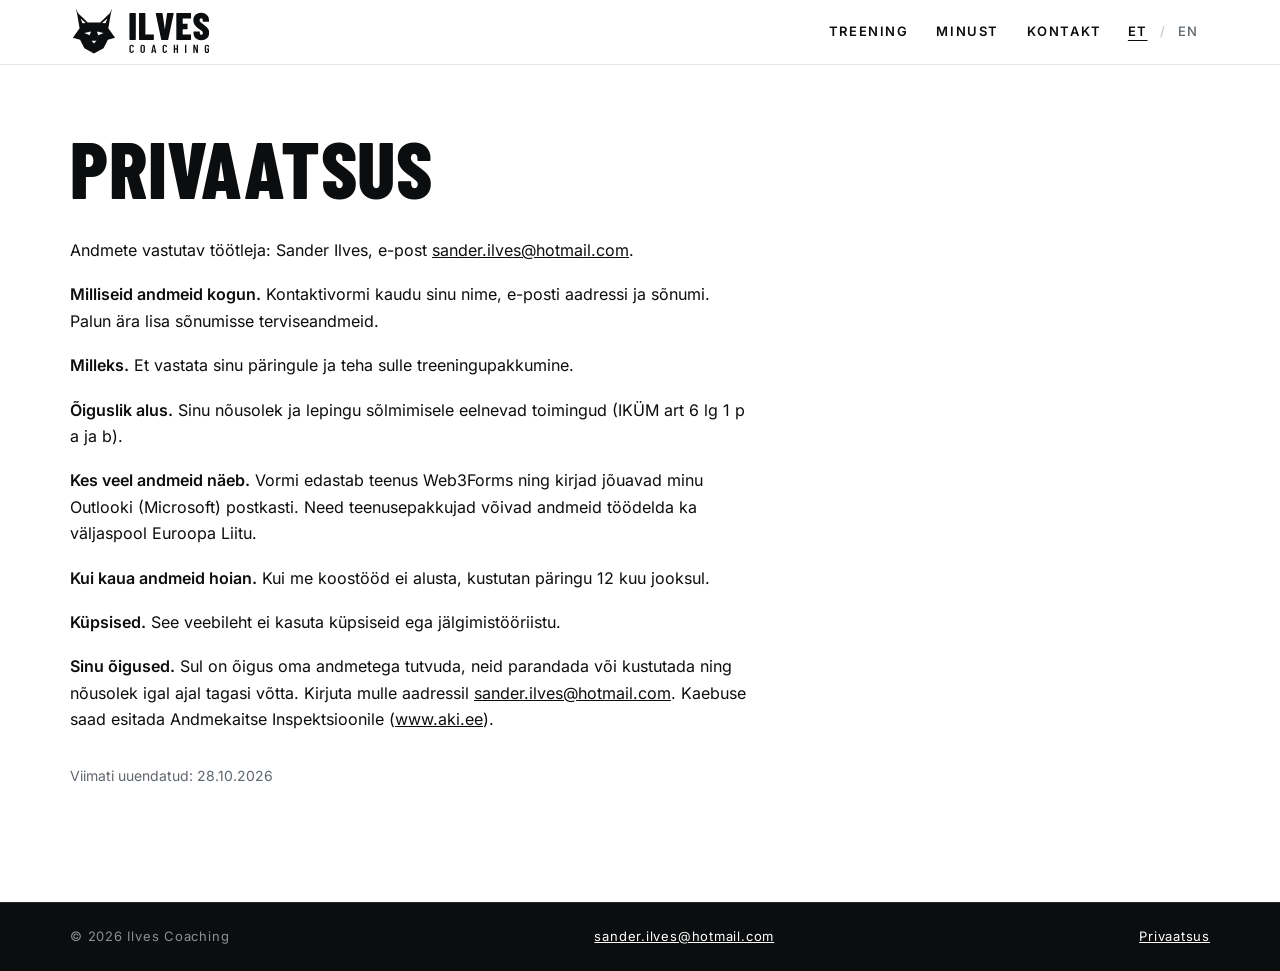
<file: privaatsus/index.html>
<!doctype html>
<html lang="et">
<head>
<meta charset="utf-8">
<meta name="viewport" content="width=device-width, initial-scale=1">
<title>Privaatsus | Ilves Coaching</title>
<meta name="description" content="Kuidas Ilves Coaching kontaktivormi kaudu saadetud andmeid kasutab: milliseid andmeid kogun, milleks, kui kaua neid hoian ja millised on sinu õigused.">
<meta name="robots" content="index, follow">
<link rel="canonical" href="https://ilvescoaching.ee/privaatsus/">
<link rel="alternate" hreflang="et" href="https://ilvescoaching.ee/privaatsus/">
<link rel="alternate" hreflang="en" href="https://ilvescoaching.ee/en/privacy/">
<link rel="alternate" hreflang="x-default" href="https://ilvescoaching.ee/privaatsus/">

<meta property="og:type" content="website">
<meta property="og:site_name" content="Ilves Coaching">
<meta property="og:locale" content="et_EE">
<meta property="og:locale:alternate" content="en_GB">
<meta property="og:url" content="https://ilvescoaching.ee/privaatsus/">
<meta property="og:title" content="Privaatsus | Ilves Coaching">
<meta property="og:description" content="Kuidas Ilves Coaching kontaktivormi kaudu saadetud andmeid kasutab: milliseid andmeid kogun, milleks, kui kaua neid hoian ja millised on sinu õigused.">
<meta property="og:image" content="https://ilvescoaching.ee/assets/img/social/og-image-et.png?v=3">
<meta property="og:image:width" content="1200">
<meta property="og:image:height" content="630">
<meta property="og:image:alt" content="Ilves Coaching – individuaalne triatloni treening">
<meta name="twitter:card" content="summary_large_image">
<meta name="twitter:title" content="Privaatsus | Ilves Coaching">
<meta name="twitter:description" content="Kuidas Ilves Coaching kontaktivormi kaudu saadetud andmeid kasutab: milliseid andmeid kogun, milleks, kui kaua neid hoian ja millised on sinu õigused.">
<meta name="twitter:image" content="https://ilvescoaching.ee/assets/img/social/og-image-et.png?v=3">
<meta name="twitter:image:alt" content="Ilves Coaching – individuaalne triatloni treening">

<meta name="theme-color" content="#0b0d0f">
<link rel="icon" href="../assets/img/favicon/favicon.ico" sizes="any">
<link rel="icon" href="../assets/img/favicon/favicon.svg" type="image/svg+xml">
<link rel="apple-touch-icon" href="../assets/img/favicon/apple-touch-icon.png">
<link rel="preload" href="../assets/fonts/barlow-condensed-latin-800-normal.woff2" as="font" type="font/woff2" crossorigin>
<link rel="preload" href="../assets/fonts/inter-latin-400-normal.woff2" as="font" type="font/woff2" crossorigin>
<link rel="stylesheet" href="../assets/css/style.css?v=21">
<script src="../assets/js/main.js?v=21" defer></script>
<script type="application/ld+json">
{
  "@context": "https://schema.org",
  "@graph": [
    {
      "@type": "WebPage",
      "@id": "https://ilvescoaching.ee/privaatsus/#webpage",
      "url": "https://ilvescoaching.ee/privaatsus/",
      "name": "Privaatsus",
      "inLanguage": "et",
      "isPartOf": {
        "@id": "https://ilvescoaching.ee/#website"
      },
      "dateModified": "2026-10-28"
    }
  ]
}
</script>
</head>
<body id="top">
<a class="skip" href="#sisu">Liigu sisu juurde</a>

<header class="site-header">
  <div class="wrap nav">
    <a class="logo" href="/"><img src="../assets/img/logo/ilves-logo-black.svg" alt="Ilves Coaching avaleht" width="174" height="60"></a>
    <div class="right">
      <button class="menu-toggle" type="button" aria-expanded="false" aria-controls="menu" aria-label="Menüü" hidden><span class="bars" aria-hidden="true"></span></button>
      <nav class="links" id="menu" aria-label="Peamenüü">
        <a href="/#treening">Treening</a><a href="/#minust">Minust</a><a href="/#kontakt">Kontakt</a>
      </nav>
      <div class="lang">
        <a href="/privaatsus/" hreflang="et" lang="et" aria-label="Eesti keeles" aria-current="true">ET</a><span class="sep" aria-hidden="true">/</span><a href="/en/privacy/" hreflang="en" lang="en" aria-label="In English">EN</a>
      </div>
    </div>
  </div>
</header>

<main id="sisu" class="legal">
  <div class="wrap">
    <h1 class="display">Privaatsus</h1>
    <p>Andmete vastutav töötleja: Sander Ilves, e-post <a href="mailto:sander.ilves@hotmail.com">sander.ilves@hotmail.com</a>.</p>
    <p><strong>Milliseid andmeid kogun.</strong> Kontaktivormi kaudu sinu nime, e-posti aadressi ja sõnumi. Palun ära lisa sõnumisse terviseandmeid.</p>
    <p><strong>Milleks.</strong> Et vastata sinu päringule ja teha sulle treeningupakkumine.</p>
    <p><strong>Õiguslik alus.</strong> Sinu nõusolek ja lepingu sõlmimisele eelnevad toimingud (IKÜM art 6 lg 1 p a ja b).</p>
    <p><strong>Kes veel andmeid näeb.</strong> Vormi edastab teenus Web3Forms ning kirjad jõuavad minu Outlooki (Microsoft) postkasti. Need teenusepakkujad võivad andmeid töödelda ka väljaspool Euroopa Liitu.</p>
    <p><strong>Kui kaua andmeid hoian.</strong> Kui me koostööd ei alusta, kustutan päringu 12 kuu jooksul.</p>
    <p><strong>Küpsised.</strong> See veebileht ei kasuta küpsiseid ega jälgimistööriistu.</p>
    <p><strong>Sinu õigused.</strong> Sul on õigus oma andmetega tutvuda, neid parandada või kustutada ning nõusolek igal ajal tagasi võtta. Kirjuta mulle aadressil <a href="mailto:sander.ilves@hotmail.com">sander.ilves@hotmail.com</a>. Kaebuse saad esitada Andmekaitse Inspektsioonile (<a href="https://www.aki.ee">www.aki.ee</a>).</p>
    <p class="updated">Viimati uuendatud: <time datetime="2026-10-28">28.10.2026</time></p>
  </div>
</main>

<footer class="site-footer">
  <div class="wrap">
    <p>© 2026 Ilves Coaching</p>
    <p><a href="mailto:sander.ilves@hotmail.com">sander.ilves@hotmail.com</a></p>
    <p><a href="/privaatsus/" aria-current="page">Privaatsus</a></p>
  </div>
</footer>
</body>
</html>
</file>
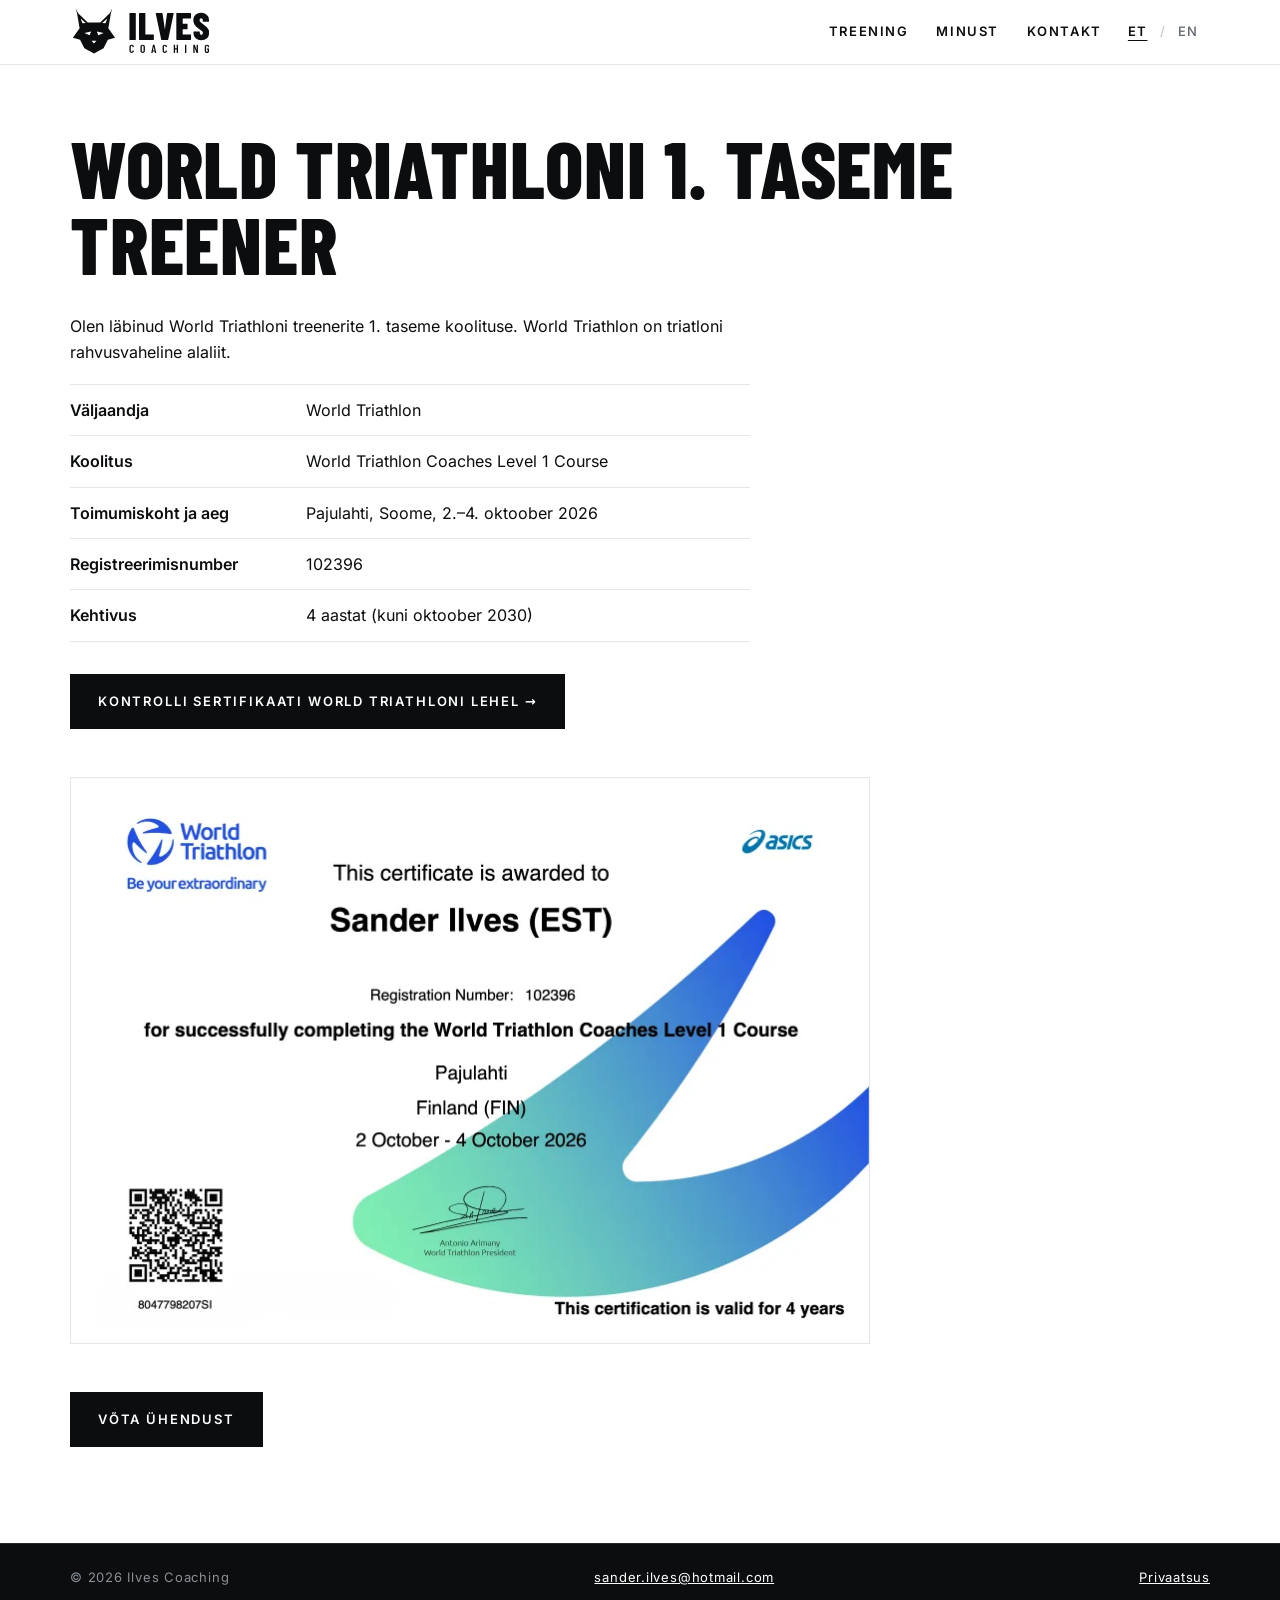
<file: sertifikaat/index.html>
<!doctype html>
<html lang="et">
<head>
<meta charset="utf-8">
<meta name="viewport" content="width=device-width, initial-scale=1">
<title>World Triathloni treeneri sertifikaat | Ilves Coaching</title>
<meta name="description" content="Sander Ilves on World Triathloni 1. taseme treener. Vaata sertifikaati ja kontrolli selle kehtivust World Triathloni lehel.">
<meta name="robots" content="index, follow">
<link rel="canonical" href="https://ilvescoaching.ee/sertifikaat/">
<link rel="alternate" hreflang="et" href="https://ilvescoaching.ee/sertifikaat/">
<link rel="alternate" hreflang="en" href="https://ilvescoaching.ee/en/certificate/">
<link rel="alternate" hreflang="x-default" href="https://ilvescoaching.ee/sertifikaat/">

<meta property="og:type" content="website">
<meta property="og:site_name" content="Ilves Coaching">
<meta property="og:locale" content="et_EE">
<meta property="og:locale:alternate" content="en_GB">
<meta property="og:url" content="https://ilvescoaching.ee/sertifikaat/">
<meta property="og:title" content="World Triathloni treeneri sertifikaat | Ilves Coaching">
<meta property="og:description" content="Sander Ilves on World Triathloni 1. taseme treener. Vaata sertifikaati ja kontrolli selle kehtivust World Triathloni lehel.">
<meta property="og:image" content="https://ilvescoaching.ee/assets/img/social/og-image-et.png?v=3">
<meta property="og:image:width" content="1200">
<meta property="og:image:height" content="630">
<meta property="og:image:alt" content="Ilves Coaching – individuaalne triatloni treening">
<meta name="twitter:card" content="summary_large_image">
<meta name="twitter:title" content="World Triathloni treeneri sertifikaat | Ilves Coaching">
<meta name="twitter:description" content="Sander Ilves on World Triathloni 1. taseme treener. Vaata sertifikaati ja kontrolli selle kehtivust World Triathloni lehel.">
<meta name="twitter:image" content="https://ilvescoaching.ee/assets/img/social/og-image-et.png?v=3">
<meta name="twitter:image:alt" content="Ilves Coaching – individuaalne triatloni treening">

<meta name="theme-color" content="#0b0d0f">
<link rel="icon" href="../assets/img/favicon/favicon.ico" sizes="any">
<link rel="icon" href="../assets/img/favicon/favicon.svg" type="image/svg+xml">
<link rel="apple-touch-icon" href="../assets/img/favicon/apple-touch-icon.png">
<link rel="preload" href="../assets/fonts/barlow-condensed-latin-800-normal.woff2" as="font" type="font/woff2" crossorigin>
<link rel="preload" href="../assets/fonts/inter-latin-400-normal.woff2" as="font" type="font/woff2" crossorigin>
<link rel="stylesheet" href="../assets/css/style.css?v=21">
<script src="../assets/js/main.js?v=21" defer></script>
<script type="application/ld+json">
{
  "@context": "https://schema.org",
  "@graph": [
    {
      "@type": "WebPage",
      "@id": "https://ilvescoaching.ee/sertifikaat/#webpage",
      "url": "https://ilvescoaching.ee/sertifikaat/",
      "name": "World Triathloni treeneri sertifikaat",
      "inLanguage": "et",
      "isPartOf": {
        "@id": "https://ilvescoaching.ee/#website"
      },
      "about": {
        "@id": "https://ilvescoaching.ee/#person"
      }
    },
    {
      "@type": "Person",
      "@id": "https://ilvescoaching.ee/#person",
      "name": "Sander Ilves",
      "hasCredential": {
        "@type": "EducationalOccupationalCredential",
        "name": "World Triathlon Level 1 Coach",
        "credentialCategory": "certification",
        "url": "https://education.triathlon.org/admin/tool/certificate/index.php?code=8047798207SI",
        "validFor": "P4Y",
        "recognizedBy": {
          "@type": "Organization",
          "name": "World Triathlon",
          "url": "https://triathlon.org"
        }
      }
    }
  ]
}
</script>
</head>
<body id="top">
<a class="skip" href="#sisu">Liigu sisu juurde</a>

<header class="site-header">
  <div class="wrap nav">
    <a class="logo" href="/"><img src="../assets/img/logo/ilves-logo-black.svg" alt="Ilves Coaching avaleht" width="174" height="60"></a>
    <div class="right">
      <button class="menu-toggle" type="button" aria-expanded="false" aria-controls="menu" aria-label="Menüü" hidden><span class="bars" aria-hidden="true"></span></button>
      <nav class="links" id="menu" aria-label="Peamenüü">
        <a href="/#treening">Treening</a><a href="/#minust">Minust</a><a href="/#kontakt">Kontakt</a>
      </nav>
      <div class="lang">
        <a href="/sertifikaat/" hreflang="et" lang="et" aria-label="Eesti keeles" aria-current="true">ET</a><span class="sep" aria-hidden="true">/</span><a href="/en/certificate/" hreflang="en" lang="en" aria-label="In English">EN</a>
      </div>
    </div>
  </div>
</header>

<main id="sisu" class="legal">
  <div class="wrap">
    <h1 class="display">World Triathloni 1. taseme treener</h1>
    <p>Olen läbinud World Triathloni treenerite 1. taseme koolituse. World Triathlon on triatloni rahvusvaheline alaliit.</p>
    <dl class="facts">
      <div><dt>Väljaandja</dt><dd>World Triathlon</dd></div>
      <div><dt>Koolitus</dt><dd>World Triathlon Coaches Level 1 Course</dd></div>
      <div><dt>Toimumiskoht ja aeg</dt><dd>Pajulahti, Soome, 2.–4. oktoober 2026</dd></div>
      <div><dt>Registreerimisnumber</dt><dd>102396</dd></div>
      <div><dt>Kehtivus</dt><dd>4 aastat (kuni oktoober 2030)</dd></div>
    </dl>
    <a class="btn" href="https://education.triathlon.org/admin/tool/certificate/index.php?code=8047798207SI" target="_blank" rel="noopener">Kontrolli sertifikaati World Triathloni lehel →</a>
    <img class="cert-img" src="../assets/img/world-triathlon-level1-certificate-800.webp" srcset="../assets/img/world-triathlon-level1-certificate-800.webp 800w, ../assets/img/world-triathlon-level1-certificate-1600.webp 1600w" sizes="(min-width:840px) 800px, calc(100vw - 40px)" width="1600" height="1132" alt="Sander Ilvese World Triathloni treenerite 1. taseme koolituse sertifikaat" loading="lazy" decoding="async">
    <a class="btn" href="/#kontakt">Võta ühendust</a>
  </div>
</main>

<footer class="site-footer">
  <div class="wrap">
    <p>© 2026 Ilves Coaching</p>
    <p><a href="mailto:sander.ilves@hotmail.com">sander.ilves@hotmail.com</a></p>
    <p><a href="/privaatsus/">Privaatsus</a></p>
  </div>
</footer>
</body>
</html>
</file>
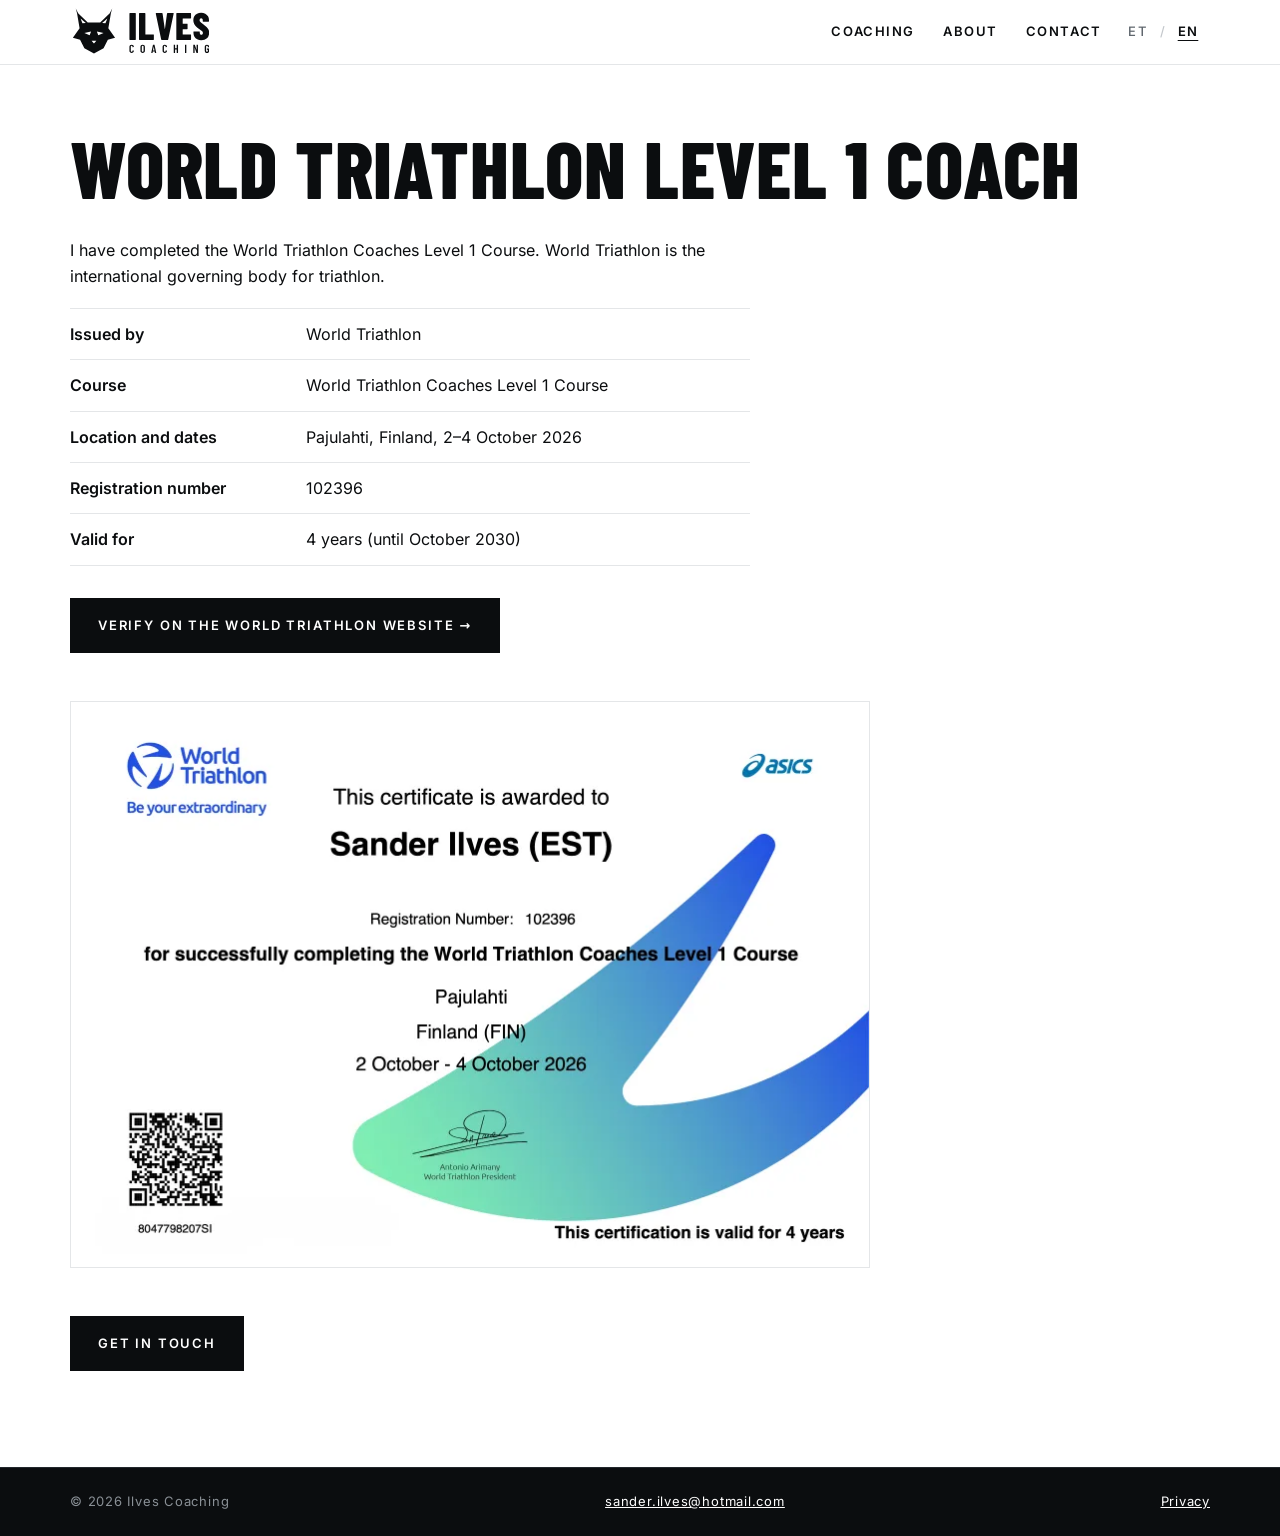
<file: en/certificate/index.html>
<!doctype html>
<html lang="en">
<head>
<meta charset="utf-8">
<meta name="viewport" content="width=device-width, initial-scale=1">
<title>World Triathlon Coach Certificate | Ilves Coaching</title>
<meta name="description" content="Sander Ilves is a World Triathlon Level 1 Coach. See the certificate and verify it on the World Triathlon website.">
<meta name="robots" content="index, follow">
<link rel="canonical" href="https://ilvescoaching.ee/en/certificate/">
<link rel="alternate" hreflang="et" href="https://ilvescoaching.ee/sertifikaat/">
<link rel="alternate" hreflang="en" href="https://ilvescoaching.ee/en/certificate/">
<link rel="alternate" hreflang="x-default" href="https://ilvescoaching.ee/sertifikaat/">

<meta property="og:type" content="website">
<meta property="og:site_name" content="Ilves Coaching">
<meta property="og:locale" content="en_GB">
<meta property="og:locale:alternate" content="et_EE">
<meta property="og:url" content="https://ilvescoaching.ee/en/certificate/">
<meta property="og:title" content="World Triathlon Coach Certificate | Ilves Coaching">
<meta property="og:description" content="Sander Ilves is a World Triathlon Level 1 Coach. See the certificate and verify it on the World Triathlon website.">
<meta property="og:image" content="https://ilvescoaching.ee/assets/img/social/og-image-en.png?v=3">
<meta property="og:image:width" content="1200">
<meta property="og:image:height" content="630">
<meta property="og:image:alt" content="Ilves Coaching – one-to-one triathlon coaching">
<meta name="twitter:card" content="summary_large_image">
<meta name="twitter:title" content="World Triathlon Coach Certificate | Ilves Coaching">
<meta name="twitter:description" content="Sander Ilves is a World Triathlon Level 1 Coach. See the certificate and verify it on the World Triathlon website.">
<meta name="twitter:image" content="https://ilvescoaching.ee/assets/img/social/og-image-en.png?v=3">
<meta name="twitter:image:alt" content="Ilves Coaching – one-to-one triathlon coaching">

<meta name="theme-color" content="#0b0d0f">
<link rel="icon" href="../../assets/img/favicon/favicon.ico" sizes="any">
<link rel="icon" href="../../assets/img/favicon/favicon.svg" type="image/svg+xml">
<link rel="apple-touch-icon" href="../../assets/img/favicon/apple-touch-icon.png">
<link rel="preload" href="../../assets/fonts/barlow-condensed-latin-800-normal.woff2" as="font" type="font/woff2" crossorigin>
<link rel="preload" href="../../assets/fonts/inter-latin-400-normal.woff2" as="font" type="font/woff2" crossorigin>
<link rel="stylesheet" href="../../assets/css/style.css?v=21">
<script src="../../assets/js/main.js?v=21" defer></script>
<script type="application/ld+json">
{
  "@context": "https://schema.org",
  "@graph": [
    {
      "@type": "WebPage",
      "@id": "https://ilvescoaching.ee/en/certificate/#webpage",
      "url": "https://ilvescoaching.ee/en/certificate/",
      "name": "World Triathlon Coach Certificate",
      "inLanguage": "en",
      "isPartOf": {
        "@id": "https://ilvescoaching.ee/#website"
      },
      "about": {
        "@id": "https://ilvescoaching.ee/#person"
      }
    },
    {
      "@type": "Person",
      "@id": "https://ilvescoaching.ee/#person",
      "name": "Sander Ilves",
      "hasCredential": {
        "@type": "EducationalOccupationalCredential",
        "name": "World Triathlon Level 1 Coach",
        "credentialCategory": "certification",
        "url": "https://education.triathlon.org/admin/tool/certificate/index.php?code=8047798207SI",
        "validFor": "P4Y",
        "recognizedBy": {
          "@type": "Organization",
          "name": "World Triathlon",
          "url": "https://triathlon.org"
        }
      }
    }
  ]
}
</script>
</head>
<body id="top">
<a class="skip" href="#content">Skip to content</a>

<header class="site-header">
  <div class="wrap nav">
    <a class="logo" href="/en/"><img src="../../assets/img/logo/ilves-logo-black.svg" alt="Ilves Coaching home" width="174" height="60"></a>
    <div class="right">
      <button class="menu-toggle" type="button" aria-expanded="false" aria-controls="menu" aria-label="Menu" hidden><span class="bars" aria-hidden="true"></span></button>
      <nav class="links" id="menu" aria-label="Main menu">
        <a href="/en/#coaching">Coaching</a><a href="/en/#about">About</a><a href="/en/#contact">Contact</a>
      </nav>
      <div class="lang">
        <a href="/sertifikaat/" hreflang="et" lang="et" aria-label="Eesti keeles">ET</a><span class="sep" aria-hidden="true">/</span><a href="/en/certificate/" hreflang="en" lang="en" aria-label="In English" aria-current="true">EN</a>
      </div>
    </div>
  </div>
</header>

<main id="content" class="legal">
  <div class="wrap">
    <h1 class="display">World Triathlon Level 1 Coach</h1>
    <p>I have completed the World Triathlon Coaches Level 1 Course. World Triathlon is the international governing body for triathlon.</p>
    <dl class="facts">
      <div><dt>Issued by</dt><dd>World Triathlon</dd></div>
      <div><dt>Course</dt><dd>World Triathlon Coaches Level 1 Course</dd></div>
      <div><dt>Location and dates</dt><dd>Pajulahti, Finland, 2–4 October 2026</dd></div>
      <div><dt>Registration number</dt><dd>102396</dd></div>
      <div><dt>Valid for</dt><dd>4 years (until October 2030)</dd></div>
    </dl>
    <a class="btn" href="https://education.triathlon.org/admin/tool/certificate/index.php?code=8047798207SI" target="_blank" rel="noopener">Verify on the World Triathlon website →</a>
    <img class="cert-img" src="../../assets/img/world-triathlon-level1-certificate-800.webp" srcset="../../assets/img/world-triathlon-level1-certificate-800.webp 800w, ../../assets/img/world-triathlon-level1-certificate-1600.webp 1600w" sizes="(min-width:840px) 800px, calc(100vw - 40px)" width="1600" height="1132" alt="Sander Ilves's World Triathlon Coaches Level 1 Course certificate" loading="lazy" decoding="async">
    <a class="btn" href="/en/#contact">Get in touch</a>
  </div>
</main>

<footer class="site-footer">
  <div class="wrap">
    <p>© 2026 Ilves Coaching</p>
    <p><a href="mailto:sander.ilves@hotmail.com">sander.ilves@hotmail.com</a></p>
    <p><a href="/en/privacy/">Privacy</a></p>
  </div>
</footer>
</body>
</html>
</file>
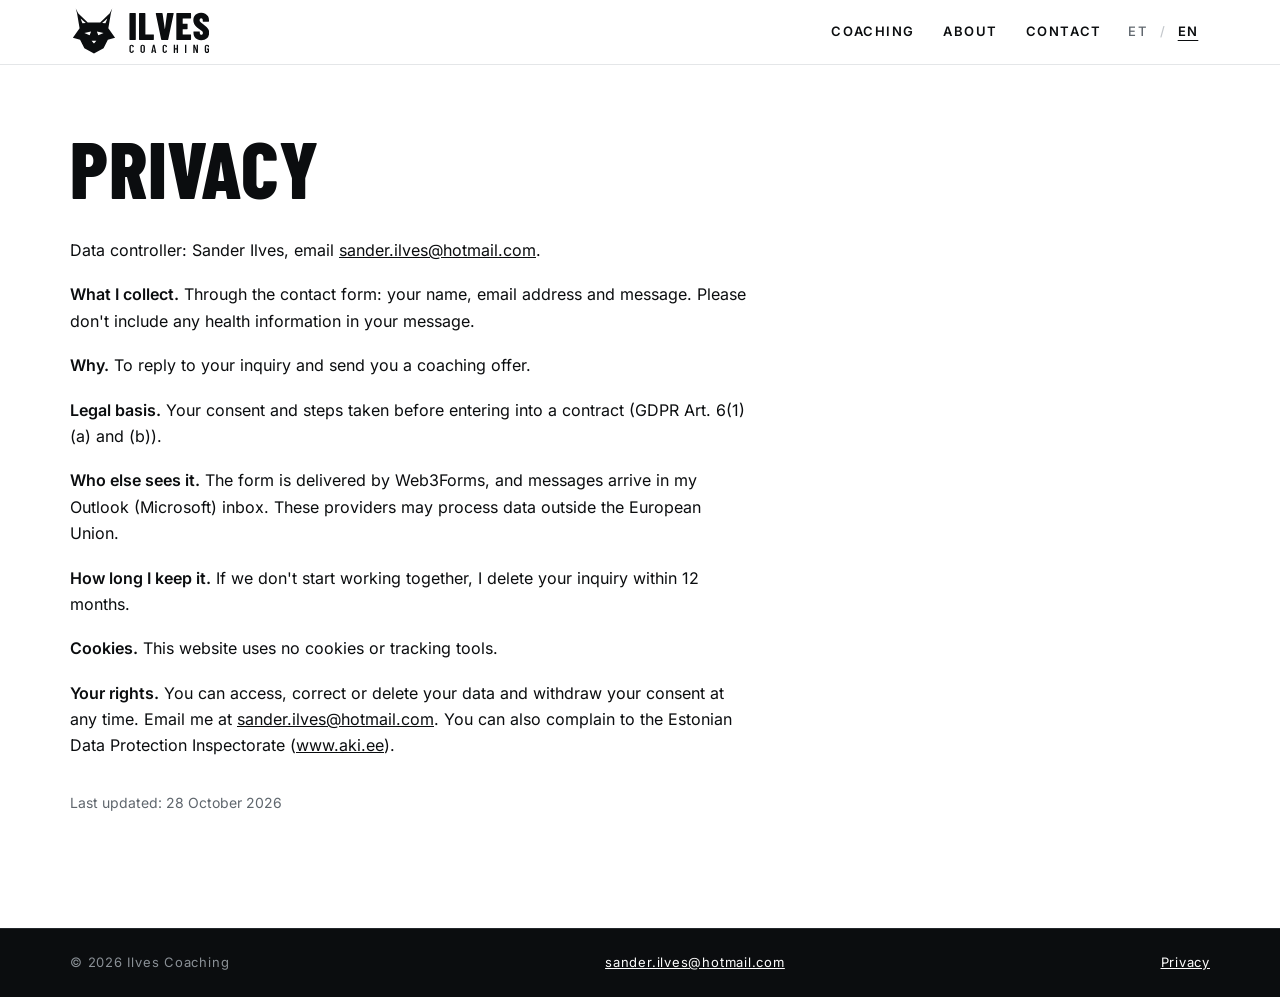
<file: en/privacy/index.html>
<!doctype html>
<html lang="en">
<head>
<meta charset="utf-8">
<meta name="viewport" content="width=device-width, initial-scale=1">
<title>Privacy | Ilves Coaching</title>
<meta name="description" content="How Ilves Coaching uses the details you send through the contact form: what I collect, why, how long I keep it and what your rights are.">
<meta name="robots" content="index, follow">
<link rel="canonical" href="https://ilvescoaching.ee/en/privacy/">
<link rel="alternate" hreflang="et" href="https://ilvescoaching.ee/privaatsus/">
<link rel="alternate" hreflang="en" href="https://ilvescoaching.ee/en/privacy/">
<link rel="alternate" hreflang="x-default" href="https://ilvescoaching.ee/privaatsus/">

<meta property="og:type" content="website">
<meta property="og:site_name" content="Ilves Coaching">
<meta property="og:locale" content="en_GB">
<meta property="og:locale:alternate" content="et_EE">
<meta property="og:url" content="https://ilvescoaching.ee/en/privacy/">
<meta property="og:title" content="Privacy | Ilves Coaching">
<meta property="og:description" content="How Ilves Coaching uses the details you send through the contact form: what I collect, why, how long I keep it and what your rights are.">
<meta property="og:image" content="https://ilvescoaching.ee/assets/img/social/og-image-en.png?v=3">
<meta property="og:image:width" content="1200">
<meta property="og:image:height" content="630">
<meta property="og:image:alt" content="Ilves Coaching – one-to-one triathlon coaching">
<meta name="twitter:card" content="summary_large_image">
<meta name="twitter:title" content="Privacy | Ilves Coaching">
<meta name="twitter:description" content="How Ilves Coaching uses the details you send through the contact form: what I collect, why, how long I keep it and what your rights are.">
<meta name="twitter:image" content="https://ilvescoaching.ee/assets/img/social/og-image-en.png?v=3">
<meta name="twitter:image:alt" content="Ilves Coaching – one-to-one triathlon coaching">

<meta name="theme-color" content="#0b0d0f">
<link rel="icon" href="../../assets/img/favicon/favicon.ico" sizes="any">
<link rel="icon" href="../../assets/img/favicon/favicon.svg" type="image/svg+xml">
<link rel="apple-touch-icon" href="../../assets/img/favicon/apple-touch-icon.png">
<link rel="preload" href="../../assets/fonts/barlow-condensed-latin-800-normal.woff2" as="font" type="font/woff2" crossorigin>
<link rel="preload" href="../../assets/fonts/inter-latin-400-normal.woff2" as="font" type="font/woff2" crossorigin>
<link rel="stylesheet" href="../../assets/css/style.css?v=21">
<script src="../../assets/js/main.js?v=21" defer></script>
<script type="application/ld+json">
{
  "@context": "https://schema.org",
  "@graph": [
    {
      "@type": "WebPage",
      "@id": "https://ilvescoaching.ee/en/privacy/#webpage",
      "url": "https://ilvescoaching.ee/en/privacy/",
      "name": "Privacy",
      "inLanguage": "en",
      "isPartOf": {
        "@id": "https://ilvescoaching.ee/#website"
      },
      "dateModified": "2026-10-28"
    }
  ]
}
</script>
</head>
<body id="top">
<a class="skip" href="#content">Skip to content</a>

<header class="site-header">
  <div class="wrap nav">
    <a class="logo" href="/en/"><img src="../../assets/img/logo/ilves-logo-black.svg" alt="Ilves Coaching home" width="174" height="60"></a>
    <div class="right">
      <button class="menu-toggle" type="button" aria-expanded="false" aria-controls="menu" aria-label="Menu" hidden><span class="bars" aria-hidden="true"></span></button>
      <nav class="links" id="menu" aria-label="Main menu">
        <a href="/en/#coaching">Coaching</a><a href="/en/#about">About</a><a href="/en/#contact">Contact</a>
      </nav>
      <div class="lang">
        <a href="/privaatsus/" hreflang="et" lang="et" aria-label="Eesti keeles">ET</a><span class="sep" aria-hidden="true">/</span><a href="/en/privacy/" hreflang="en" lang="en" aria-label="In English" aria-current="true">EN</a>
      </div>
    </div>
  </div>
</header>

<main id="content" class="legal">
  <div class="wrap">
    <h1 class="display">Privacy</h1>
    <p>Data controller: Sander Ilves, email <a href="mailto:sander.ilves@hotmail.com">sander.ilves@hotmail.com</a>.</p>
    <p><strong>What I collect.</strong> Through the contact form: your name, email address and message. Please don't include any health information in your message.</p>
    <p><strong>Why.</strong> To reply to your inquiry and send you a coaching offer.</p>
    <p><strong>Legal basis.</strong> Your consent and steps taken before entering into a contract (GDPR Art. 6(1)(a) and (b)).</p>
    <p><strong>Who else sees it.</strong> The form is delivered by Web3Forms, and messages arrive in my Outlook (Microsoft) inbox. These providers may process data outside the European Union.</p>
    <p><strong>How long I keep it.</strong> If we don't start working together, I delete your inquiry within 12 months.</p>
    <p><strong>Cookies.</strong> This website uses no cookies or tracking tools.</p>
    <p><strong>Your rights.</strong> You can access, correct or delete your data and withdraw your consent at any time. Email me at <a href="mailto:sander.ilves@hotmail.com">sander.ilves@hotmail.com</a>. You can also complain to the Estonian Data Protection Inspectorate (<a href="https://www.aki.ee">www.aki.ee</a>).</p>
    <p class="updated">Last updated: <time datetime="2026-10-28">28 October 2026</time></p>
  </div>
</main>

<footer class="site-footer">
  <div class="wrap">
    <p>© 2026 Ilves Coaching</p>
    <p><a href="mailto:sander.ilves@hotmail.com">sander.ilves@hotmail.com</a></p>
    <p><a href="/en/privacy/" aria-current="page">Privacy</a></p>
  </div>
</footer>
</body>
</html>
</file>
<file: assets/css/style.css>
/* ==========================================================================
   Ilves Coaching – one-page landing (ET / EN)
   Black & white only. Headings: Barlow Condensed. Body: Inter.
   ========================================================================== */

/* ---------- Fonts (self-hosted, SIL OFL – see /assets/fonts/OFL-*.txt) ---------- */
@font-face{font-family:"Barlow Condensed";font-style:normal;font-weight:600;font-display:swap;
  src:url(../fonts/barlow-condensed-latin-600-normal.woff2) format("woff2");
  unicode-range:U+0000-00FF,U+0131,U+0152-0153,U+02BB-02BC,U+02C6,U+02DA,U+02DC,U+0304,U+0308,U+0329,U+2000-206F,U+20AC,U+2122,U+2191,U+2193,U+2212,U+2215,U+FEFF,U+FFFD}
@font-face{font-family:"Barlow Condensed";font-style:normal;font-weight:600;font-display:swap;
  src:url(../fonts/barlow-condensed-latin-ext-600-normal.woff2) format("woff2");
  unicode-range:U+0100-02BA,U+02BD-02C5,U+02C7-02CC,U+02CE-02D7,U+02DD-02FF,U+0304,U+0308,U+0329,U+1D00-1DBF,U+1E00-1E9F,U+1EF2-1EFF,U+2020,U+20A0-20AB,U+20AD-20C0,U+2113,U+2C60-2C7F,U+A720-A7FF}
@font-face{font-family:"Barlow Condensed";font-style:normal;font-weight:800;font-display:swap;
  src:url(../fonts/barlow-condensed-latin-800-normal.woff2) format("woff2");
  unicode-range:U+0000-00FF,U+0131,U+0152-0153,U+02BB-02BC,U+02C6,U+02DA,U+02DC,U+0304,U+0308,U+0329,U+2000-206F,U+20AC,U+2122,U+2191,U+2193,U+2212,U+2215,U+FEFF,U+FFFD}
@font-face{font-family:"Barlow Condensed";font-style:normal;font-weight:800;font-display:swap;
  src:url(../fonts/barlow-condensed-latin-ext-800-normal.woff2) format("woff2");
  unicode-range:U+0100-02BA,U+02BD-02C5,U+02C7-02CC,U+02CE-02D7,U+02DD-02FF,U+0304,U+0308,U+0329,U+1D00-1DBF,U+1E00-1E9F,U+1EF2-1EFF,U+2020,U+20A0-20AB,U+20AD-20C0,U+2113,U+2C60-2C7F,U+A720-A7FF}
@font-face{font-family:Inter;font-style:normal;font-weight:400;font-display:swap;
  src:url(../fonts/inter-latin-400-normal.woff2) format("woff2");
  unicode-range:U+0000-00FF,U+0131,U+0152-0153,U+02BB-02BC,U+02C6,U+02DA,U+02DC,U+0304,U+0308,U+0329,U+2000-206F,U+20AC,U+2122,U+2191,U+2193,U+2212,U+2215,U+FEFF,U+FFFD}
@font-face{font-family:Inter;font-style:normal;font-weight:400;font-display:swap;
  src:url(../fonts/inter-latin-ext-400-normal.woff2) format("woff2");
  unicode-range:U+0100-02BA,U+02BD-02C5,U+02C7-02CC,U+02CE-02D7,U+02DD-02FF,U+0304,U+0308,U+0329,U+1D00-1DBF,U+1E00-1E9F,U+1EF2-1EFF,U+2020,U+20A0-20AB,U+20AD-20C0,U+2113,U+2C60-2C7F,U+A720-A7FF}
@font-face{font-family:Inter;font-style:normal;font-weight:500;font-display:swap;
  src:url(../fonts/inter-latin-500-normal.woff2) format("woff2");
  unicode-range:U+0000-00FF,U+0131,U+0152-0153,U+02BB-02BC,U+02C6,U+02DA,U+02DC,U+0304,U+0308,U+0329,U+2000-206F,U+20AC,U+2122,U+2191,U+2193,U+2212,U+2215,U+FEFF,U+FFFD}
@font-face{font-family:Inter;font-style:normal;font-weight:500;font-display:swap;
  src:url(../fonts/inter-latin-ext-500-normal.woff2) format("woff2");
  unicode-range:U+0100-02BA,U+02BD-02C5,U+02C7-02CC,U+02CE-02D7,U+02DD-02FF,U+0304,U+0308,U+0329,U+1D00-1DBF,U+1E00-1E9F,U+1EF2-1EFF,U+2020,U+20A0-20AB,U+20AD-20C0,U+2113,U+2C60-2C7F,U+A720-A7FF}
@font-face{font-family:Inter;font-style:normal;font-weight:600;font-display:swap;
  src:url(../fonts/inter-latin-600-normal.woff2) format("woff2");
  unicode-range:U+0000-00FF,U+0131,U+0152-0153,U+02BB-02BC,U+02C6,U+02DA,U+02DC,U+0304,U+0308,U+0329,U+2000-206F,U+20AC,U+2122,U+2191,U+2193,U+2212,U+2215,U+FEFF,U+FFFD}
@font-face{font-family:Inter;font-style:normal;font-weight:600;font-display:swap;
  src:url(../fonts/inter-latin-ext-600-normal.woff2) format("woff2");
  unicode-range:U+0100-02BA,U+02BD-02C5,U+02C7-02CC,U+02CE-02D7,U+02DD-02FF,U+0304,U+0308,U+0329,U+1D00-1DBF,U+1E00-1E9F,U+1EF2-1EFF,U+2020,U+20A0-20AB,U+20AD-20C0,U+2113,U+2C60-2C7F,U+A720-A7FF}

/* ---------- Tokens & base ---------- */
:root{
  --ink:#0b0d0f; --muted:#5f666d; --bg:#fff; --soft:#f3f4f5; --line:#e4e6e8;
  --on-dark:#fff; --on-dark-muted:#aab1b7; --dark-line:#22272c;
  --max:1180px; --header:64px;
  --display:"Barlow Condensed",Impact,"Arial Narrow",sans-serif;
  --body:Inter,system-ui,-apple-system,"Segoe UI",sans-serif;
}
*{box-sizing:border-box}
@media (prefers-reduced-motion:no-preference){html{scroll-behavior:smooth}}
body{margin:0;font:16px/1.65 var(--body);color:var(--ink);background:var(--bg)}
a{color:inherit}
[id]{scroll-margin-top:var(--header)}
.wrap{max-width:var(--max);margin:0 auto;padding:0 20px}
.display{font-family:var(--display);text-transform:uppercase;letter-spacing:.01em;line-height:.95;margin:0}
.kicker{font-size:12px;font-weight:600;letter-spacing:.18em;text-transform:uppercase;color:var(--muted);margin:0 0 14px}

/* Focus: dark ring on light backgrounds, white ring on dark ones */
:focus-visible{outline:3px solid var(--ink);outline-offset:3px}
.hero :focus-visible,.stats :focus-visible,.contact :focus-visible,.site-footer :focus-visible{outline-color:var(--on-dark)}

.skip{position:absolute;left:12px;top:-100px;z-index:50;background:var(--ink);color:var(--on-dark);padding:10px 16px;font-weight:600;text-decoration:none}
.skip:focus{top:12px;outline-color:var(--ink)}

/* ---------- Header ---------- */
.site-header{position:sticky;top:0;z-index:20;background:var(--bg);border-bottom:1px solid var(--line)}
.nav{display:flex;align-items:center;justify-content:space-between;height:var(--header);gap:12px}
.logo{display:block;flex-shrink:0}
.logo img{display:block;height:42px;width:auto}
.links{display:none;gap:28px}
.links a{display:flex;align-items:center;min-height:44px;text-decoration:none;font-size:13px;font-weight:600;letter-spacing:.12em;text-transform:uppercase}
.links a:hover{text-decoration:underline;text-underline-offset:6px}
.right{display:flex;align-items:center;gap:12px}
.lang{display:flex;align-items:center;font-size:13px;font-weight:500;letter-spacing:.1em}
.lang a{display:grid;place-items:center;min-width:44px;min-height:44px;color:var(--muted);text-decoration:none}
.lang a:hover{color:var(--ink);text-decoration:underline;text-underline-offset:4px}
.lang [aria-current]{color:var(--ink);font-weight:600;text-decoration:underline;text-underline-offset:4px}
.lang .sep{color:#c4c8cc}
@media (min-width:860px){.links{display:flex}.right{gap:14px}.logo img{height:48px}}

/* Mobile menu (below 860px): main.js unhides the button and toggles .is-open on the header */
.menu-toggle{display:grid;place-items:center;width:44px;height:44px;padding:0;background:none;border:0;color:var(--ink);cursor:pointer}
.menu-toggle[hidden]{display:none}
.menu-toggle .bars,.menu-toggle .bars::before,.menu-toggle .bars::after{display:block;width:22px;height:2px;background:currentColor;transition:transform .2s,background-color .2s}
.menu-toggle .bars{position:relative}
.menu-toggle .bars::before,.menu-toggle .bars::after{content:"";position:absolute;left:0}
.menu-toggle .bars::before{top:-7px}
.menu-toggle .bars::after{top:7px}
.menu-toggle[aria-expanded="true"] .bars{background:transparent}
.menu-toggle[aria-expanded="true"] .bars::before{transform:translateY(7px) rotate(45deg)}
.menu-toggle[aria-expanded="true"] .bars::after{transform:translateY(-7px) rotate(-45deg)}
@media (max-width:859px){
  .site-header.is-open .links{display:flex;flex-direction:column;gap:0;position:absolute;top:100%;left:0;right:0;background:var(--bg);border-bottom:1px solid var(--line);padding:8px 20px 16px}
  .site-header.is-open .links a{display:flex;align-items:center;min-height:48px;font-size:15px;border-bottom:1px solid var(--line)}
  .site-header.is-open .links a:last-child{border-bottom:0}
}
@media (min-width:860px){.menu-toggle,.menu-toggle[hidden]{display:none}}

/* ---------- Buttons ---------- */
.btn{display:inline-block;background:var(--ink);color:var(--on-dark);text-decoration:none;font-weight:600;font-size:13px;letter-spacing:.14em;text-transform:uppercase;padding:15px 26px;border:2px solid var(--ink);transition:background-color .15s,color .15s,border-color .15s}
.btn:hover{background:var(--bg);color:var(--ink)}
/* Inverted button on dark sections */
.hero .btn:not(.ghost),.contact .btn{background:var(--on-dark);color:var(--ink);border-color:var(--on-dark)}
.hero .btn:not(.ghost):hover,.contact .btn:hover{background:transparent;color:var(--on-dark)}

/* ---------- Sections ---------- */
section{padding:96px 0}
.alt{background:var(--soft)}
h2.display{font-size:clamp(40px,6vw,68px);font-weight:800;margin-bottom:22px}
h2.display em{font-style:normal;color:transparent;-webkit-text-stroke:2px var(--ink)}
.lead{font-size:18px;color:var(--muted);max-width:48ch;margin:0 0 28px}
.lead.tight{margin-bottom:20px}

/* ---------- Hero (full-bleed photo/video) ---------- */
.hero{position:relative;padding:0;color:var(--on-dark);background:#1b2329}
.hero picture{display:contents}
/* Mobile: a short photo band, so the H1 and CTA fit above the fold */
.hero-img{display:block;width:100%;height:24vh;min-height:150px;max-height:260px;object-fit:cover;object-position:50% 25%}
.hero .wrap{position:relative;z-index:2;padding-top:24px;padding-bottom:48px;width:100%}
@media (min-width:900px){
  .hero{min-height:88vh;display:flex;align-items:center}
  .hero-img{position:absolute;top:0;right:0;width:38%;height:100%;max-height:none}
  .hero::before{content:"";position:absolute;inset:0;z-index:1;background:linear-gradient(0deg,rgba(0,0,0,.55) 0%,rgba(0,0,0,0) 45%),linear-gradient(90deg,#1b2329 62%,rgba(27,35,41,0) 75%)}
  .hero .wrap{padding-top:72px;padding-bottom:72px}
}
.eyebrow{margin:0 0 12px;font-size:12px;font-weight:600;letter-spacing:.18em;text-transform:uppercase;color:var(--on-dark-muted)}
/* Sized so the longest word ("HARRASTUSSPORTLASTELE", ~10.1em wide) fits the text column */
.hero h1{font-size:calc((min(100vw,var(--max)) - 40px) / 10.4);font-weight:800;text-wrap:balance}
.hero-sub{font-size:clamp(16px,1.6vw,21px);font-weight:400;line-height:1.5;color:rgba(255,255,255,.88);max-width:46ch;margin:16px 0 24px}
.hero-price{margin:16px 0 0;font-size:15px;color:var(--on-dark)}
.hero-lang{margin:4px 0 0;font-size:14px;color:var(--on-dark-muted)}
/* Even line breaks, so a wrapped price or language line never leaves one word alone */
.hero-price,.hero-lang{text-wrap:balance}
@media (min-width:900px){
  .hero .wrap > *{max-width:58%}
  .hero h1{font-size:calc((min(100vw,var(--max)) - 40px) * .58 / 10.4)}
  .eyebrow{margin-bottom:18px}
  .hero-sub{margin:28px 0 32px}
  .hero-price{margin-top:24px}
}

/* ---------- Stat band ---------- */
.stats{background:var(--ink);color:var(--on-dark)}
.stats .wrap{display:grid;grid-template-columns:1fr}
.stat{padding:28px 10px;text-align:center;border-bottom:1px solid var(--dark-line)}
.stat:last-child{border-bottom:0}
@media (min-width:760px){.stats .wrap{grid-template-columns:repeat(3,1fr)}.stat{padding:34px 10px;border-bottom:0;border-right:1px solid var(--dark-line)}.stat:last-child{border-right:0}}
.stat b{display:block;font-family:var(--display);font-weight:800;font-size:46px;line-height:1}
.stat span{font-size:12px;letter-spacing:.14em;text-transform:uppercase;color:var(--on-dark-muted)}
/* The L1 stat links to the certificate page */
a.stat{display:block;color:inherit;text-decoration:none}
a.stat:focus-visible{outline-offset:-6px}
a.stat:hover span{color:var(--on-dark);text-decoration:underline;text-underline-offset:4px}

/* ---------- Split (media + text) ---------- */
.split{display:grid;gap:48px;align-items:start}
@media (min-width:900px){.split{grid-template-columns:1fr 1fr}.split.rev .media{order:2}}
/* Text column starts at the photo's top edge */
@media (min-width:900px){.split .kicker{margin-top:0;line-height:1;margin-bottom:18px}}
.media{aspect-ratio:4/5;margin:0}
.media img{display:block;width:100%;height:100%;object-fit:cover}
/* Striped placeholder until a real photo exists */
.media.is-placeholder{background:var(--soft) repeating-linear-gradient(135deg,#eef0f1 0 18px,#f5f6f7 18px 36px);display:grid;place-items:center;text-align:center;color:var(--muted);font-size:13px;letter-spacing:.08em;text-transform:uppercase;border:1px dashed #8a9096;padding:20px}

/* ---------- Who it's for ---------- */
.who{display:grid;gap:2px;background:var(--line);border:1px solid var(--line);margin-top:48px}
@media (min-width:760px){.who{grid-template-columns:repeat(3,1fr)}}
.who > div,.steps li{background:var(--bg);padding:32px 28px}
.who .n,.steps .n{font-family:var(--display);font-weight:800;font-size:48px;line-height:1}
.who h3,.steps h3{font-family:var(--display);text-transform:uppercase;font-size:26px;margin:10px 0 6px}
.who p,.steps p{margin:0;color:var(--muted)}

/* ---------- How it works (same cards as "who", numbered list) ---------- */
.steps{list-style:none;padding:0;display:grid;gap:2px;background:var(--line);border:1px solid var(--line);margin:48px 0 40px}
@media (min-width:600px){.steps{grid-template-columns:repeat(2,1fr)}}
@media (min-width:1000px){.steps{grid-template-columns:repeat(4,1fr)}}
.steps h3{line-height:1.1}

/* ---------- What's included ---------- */
ul.list{list-style:none;padding:0;margin:0 0 32px;border-top:1px solid var(--line)}
ul.list li{padding:14px 0 14px 34px;border-bottom:1px solid var(--line);position:relative;font-weight:500}
ul.list li::before{content:"";position:absolute;left:0;top:23px;width:18px;height:3px;background:var(--ink)}
.alt ul.list,.alt ul.list li{border-color:#d9dcdf}

/* ---------- Statement band ---------- */
.statement{border-top:3px solid var(--ink);border-bottom:3px solid var(--ink);text-align:center;padding:80px 0}
.statement .display{font-size:clamp(40px,8vw,92px);font-weight:800}
.statement p:not(.display){margin:18px auto 0;max-width:52ch;font-size:18px}

/* Testimonials – main.js sets .is-single (1 card), .is-grid (2–3) or .is-carousel (4+) */
.testimonials h2{text-align:center}
.t-cards{margin-top:48px}
.t-card{display:flex;flex-direction:column;margin:0;background:var(--bg);border:1px solid var(--line);padding:24px}
.t-card__headline{margin:0 0 16px;font-family:var(--display);font-weight:800;text-transform:uppercase;font-size:24px;line-height:1.05}
.t-card__text{margin:0;padding-left:16px;border-left:2px solid var(--ink);font-size:16px;line-height:1.65;color:#3a3f44}
.t-card__text p{margin:0 0 1em;text-wrap:pretty}
.t-card__text p:last-child{margin-bottom:0}
.t-card__name{margin-top:auto;padding-top:20px;font-family:var(--display);font-weight:600;text-transform:uppercase;font-size:18px;letter-spacing:.02em;line-height:1.2}
.t-cards.is-single{max-width:760px;margin-inline:auto}

/* Carousel track: 2+ cards below 900px, 4+ cards everywhere */
.t-cards.is-grid,.t-cards.is-carousel{position:relative;display:flex;gap:16px;overflow-x:auto;scroll-snap-type:x mandatory;scrollbar-width:none}
.t-cards.is-grid::-webkit-scrollbar,.t-cards.is-carousel::-webkit-scrollbar{display:none}
.t-cards.is-grid > .t-card,.t-cards.is-carousel > .t-card{flex:0 0 85%;scroll-snap-align:start}
@media (prefers-reduced-motion:no-preference){.t-cards{scroll-behavior:smooth}}
.t-nav{display:flex;justify-content:center;align-items:center;margin-top:16px}
.t-nav[hidden]{display:none}
.t-nav button{display:grid;place-items:center;width:44px;height:44px;padding:0;background:none;border:0;color:var(--ink);cursor:pointer}
.t-nav [aria-disabled="true"]{opacity:.3;cursor:default}
.t-dot::before{content:"";width:10px;height:10px;border:2px solid var(--ink);border-radius:50%}
.t-dot[aria-current="true"]::before{background:var(--ink)}

@media (min-width:900px){
  .t-card{padding:32px}
  .t-card__headline{font-size:28px}
  .t-cards.is-grid{display:grid;grid-template-columns:repeat(var(--cols),1fr);gap:24px;overflow:visible}
  .t-cards.is-carousel{gap:24px}
  .t-cards.is-carousel > .t-card{flex-basis:calc((100% - 48px) / 3)}
}

/* ---------- FAQ (native <details>, no JS) ---------- */
.faq{max-width:760px;margin-top:40px;border-top:1px solid #d9dcdf}
.faq details{border-bottom:1px solid #d9dcdf}
.faq summary{display:flex;align-items:center;justify-content:space-between;gap:16px;min-height:56px;padding:12px 0;font-size:17px;font-weight:600;cursor:pointer;list-style:none}
.faq summary::-webkit-details-marker{display:none}
.faq summary::after{content:"+";flex-shrink:0;font-family:var(--display);font-weight:800;font-size:28px;line-height:1}
.faq details[open] summary::after{content:"\2212"}
.faq details p{margin:0 0 20px;max-width:60ch;color:var(--muted)}

/* ---------- Subpages (privacy, certificate) ---------- */
.legal{padding:64px 0 96px}
.legal h1{font-size:clamp(48px,9vw,80px);font-weight:800;margin-bottom:32px}
.legal p{max-width:68ch;margin:0 0 18px}
.legal .updated{margin-top:32px;font-size:14px;color:var(--muted)}
.facts{max-width:68ch;margin:0 0 32px;border-top:1px solid var(--line)}
.facts div{display:grid;grid-template-columns:1fr;gap:2px;padding:12px 0;border-bottom:1px solid var(--line)}
@media (min-width:600px){.facts div{grid-template-columns:220px 1fr;gap:16px}}
.facts dt{font-weight:600}
.facts dd{margin:0}
.cert-img{display:block;width:100%;max-width:800px;height:auto;margin:48px 0;border:1px solid var(--line)}

/* ---------- About ---------- */
.wwh{margin:32px 0}
.wwh div{display:grid;grid-template-columns:110px 1fr;gap:16px;padding:16px 0;border-bottom:1px solid #d9dcdf}
.wwh dt{font-family:var(--display);font-weight:800;font-size:24px;text-transform:uppercase}
.wwh dd{margin:0;align-self:center}

/* ---------- Contact ---------- */
.contact{background:var(--ink);color:var(--on-dark);text-align:center}
.contact .kicker{color:var(--on-dark-muted)}
.contact h2{text-wrap:balance}

/* Contact form (Web3Forms) */
.contact-form-wrap{width:100%;max-width:640px;margin:40px auto 0}
.contact-form{display:grid;gap:18px;margin:0;text-align:left}
.field label{display:block;font-size:14px;font-weight:600;margin-bottom:6px}
.field input,.field textarea{display:block;width:100%;box-sizing:border-box;font:inherit;font-size:16px;color:var(--on-dark);background:transparent;border:1px solid #8a9096;border-radius:0;padding:12px 14px}
.field textarea{min-height:140px;resize:vertical}
.field ::placeholder{color:#8a9096;opacity:1}
.field input:focus-visible,.field textarea:focus-visible{border-color:var(--on-dark)}
.consent{display:flex;gap:12px;align-items:flex-start;font-size:15px}
.consent input{flex-shrink:0;width:20px;height:20px;margin:2px 0 0;accent-color:var(--on-dark)}
.form-note,.form-required{margin:0;font-size:13px;color:var(--on-dark-muted)}
.field-error{margin:8px 0 0;padding-left:10px;border-left:1px solid var(--on-dark);font-size:14px;line-height:1.4;color:var(--on-dark)}
.consent + .field-error{margin-top:-10px}
.field [aria-invalid="true"]{border-color:var(--on-dark)}
.contact-form .btn{justify-self:start;cursor:pointer;font-family:inherit}
.contact-form .btn:disabled{opacity:.6;cursor:wait}
.form-error{width:100%;box-sizing:border-box;margin:20px 0 0;padding:20px 24px;border:1px solid rgba(255,255,255,.2);text-align:center;font-size:17px}
.contact.is-sent{display:flex;flex-direction:column;justify-content:center}
.contact.is-sent > .wrap{width:100%;box-sizing:border-box}
.form-success{width:100%;text-align:center;margin-inline:auto;margin-bottom:0}
.form-success:focus{outline:none}
.form-error:empty{display:none}
.form-error a{color:var(--on-dark)}

/* ---------- Footer ---------- */
.site-footer{background:var(--ink);color:#8a9096;font-size:13px;letter-spacing:.06em;border-top:1px solid var(--dark-line)}
.site-footer .wrap{display:flex;flex-direction:column;gap:0;padding:12px 20px}
@media (min-width:640px){.site-footer .wrap{flex-direction:row;justify-content:space-between;align-items:center}}
.site-footer a{display:inline-flex;align-items:center;min-height:44px;color:var(--on-dark)}
.site-footer p{margin:0}
</file>
